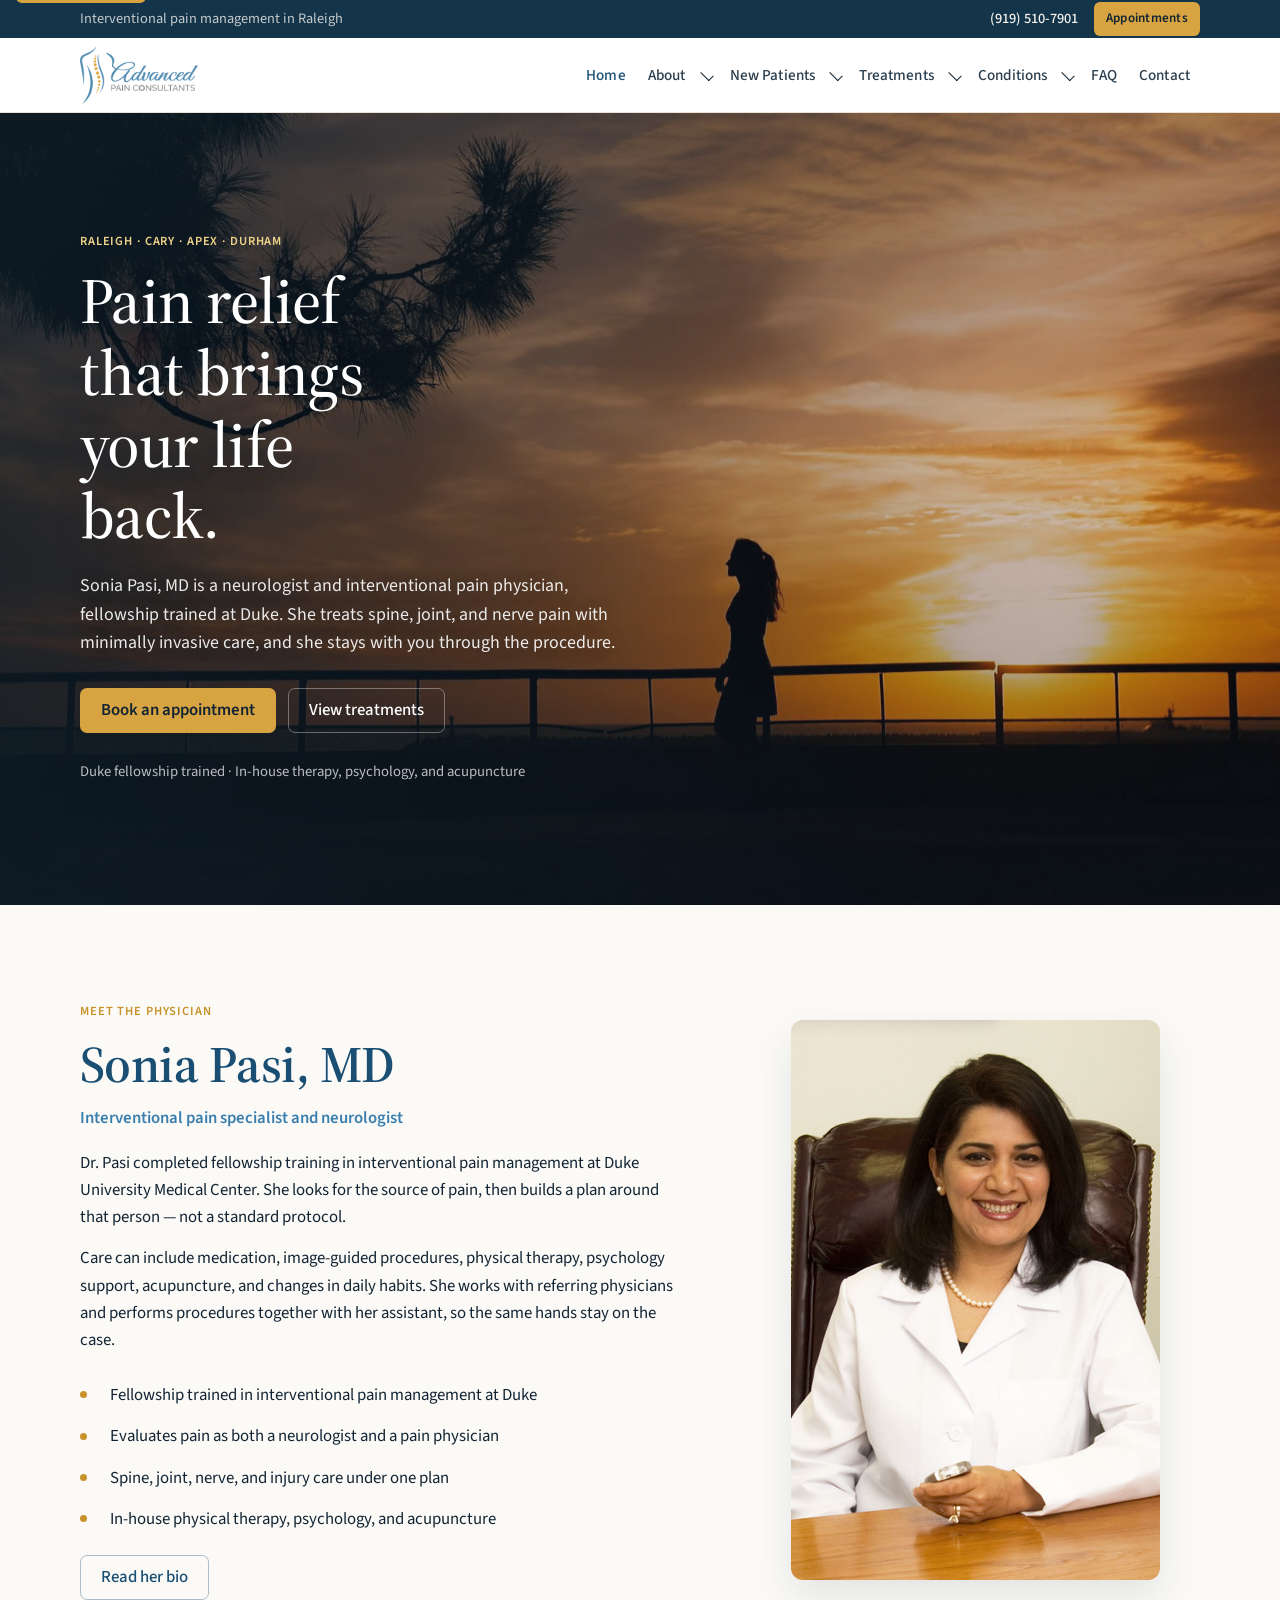
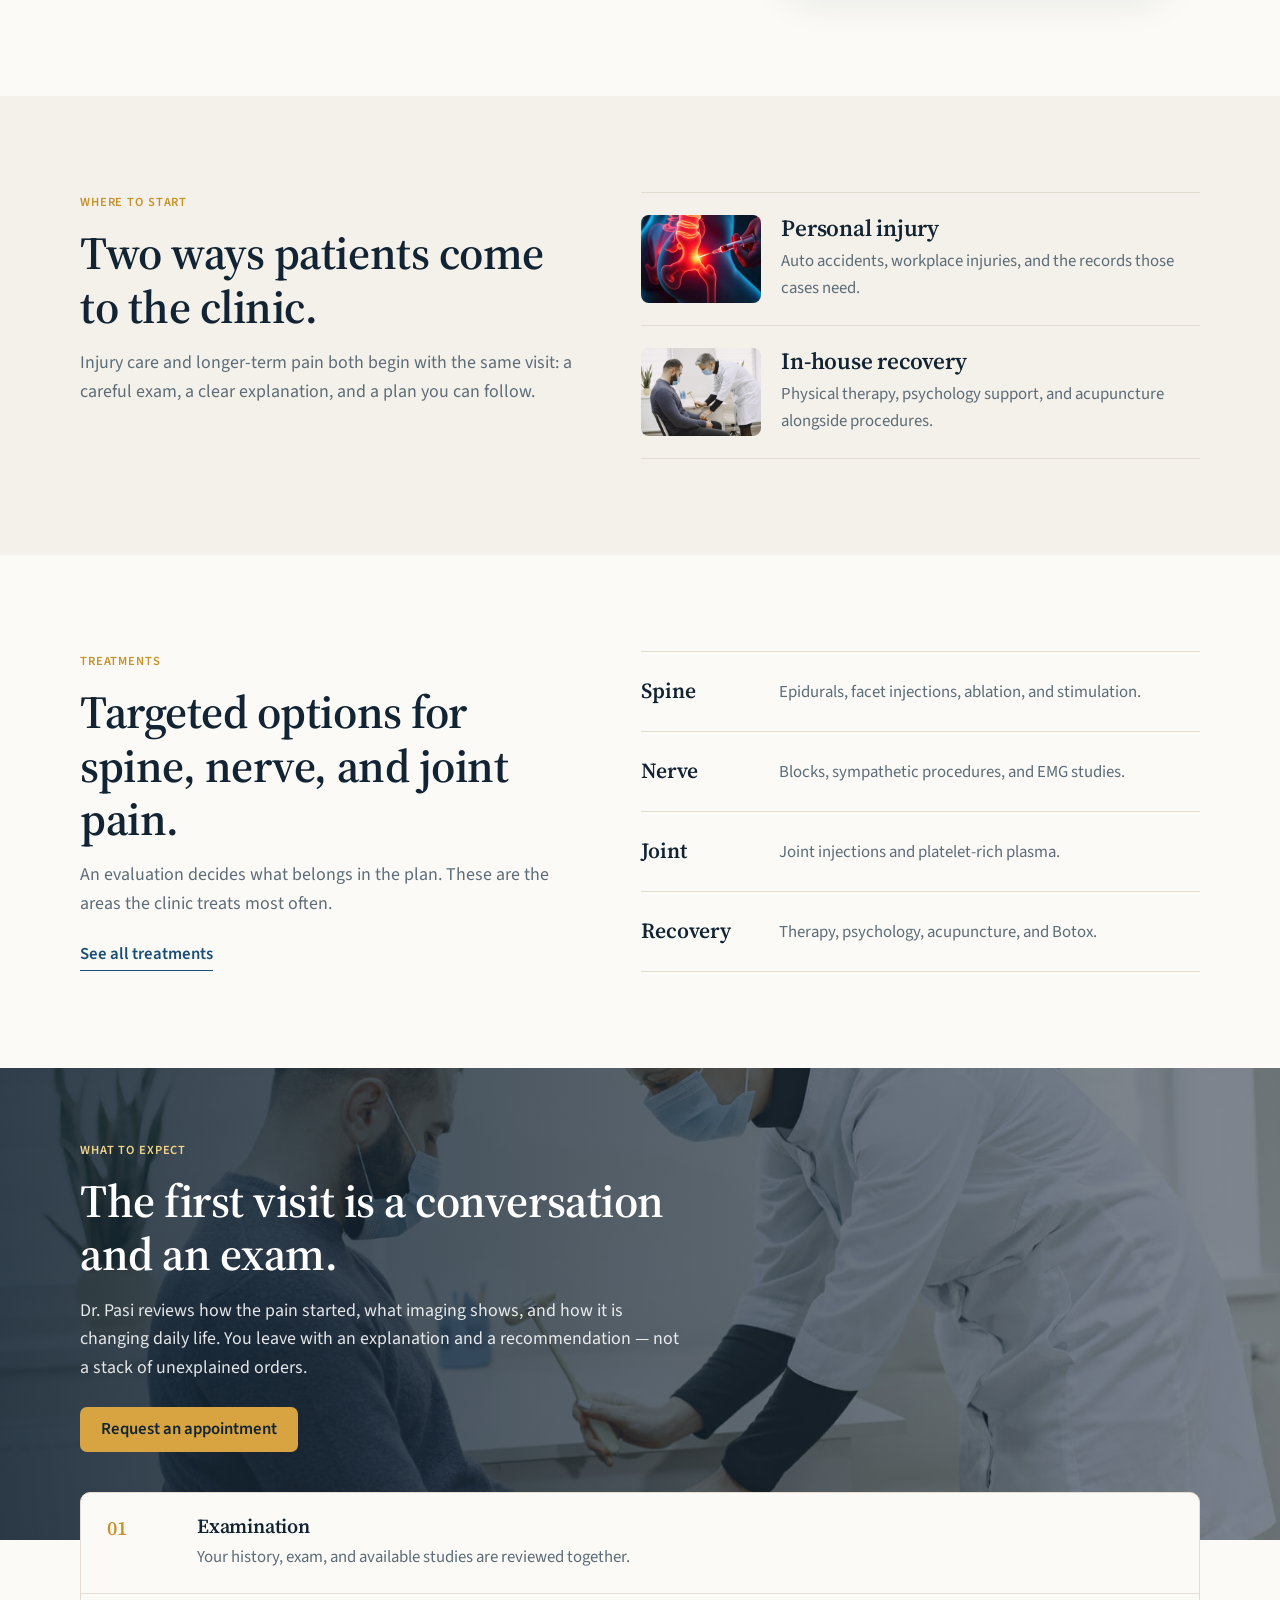
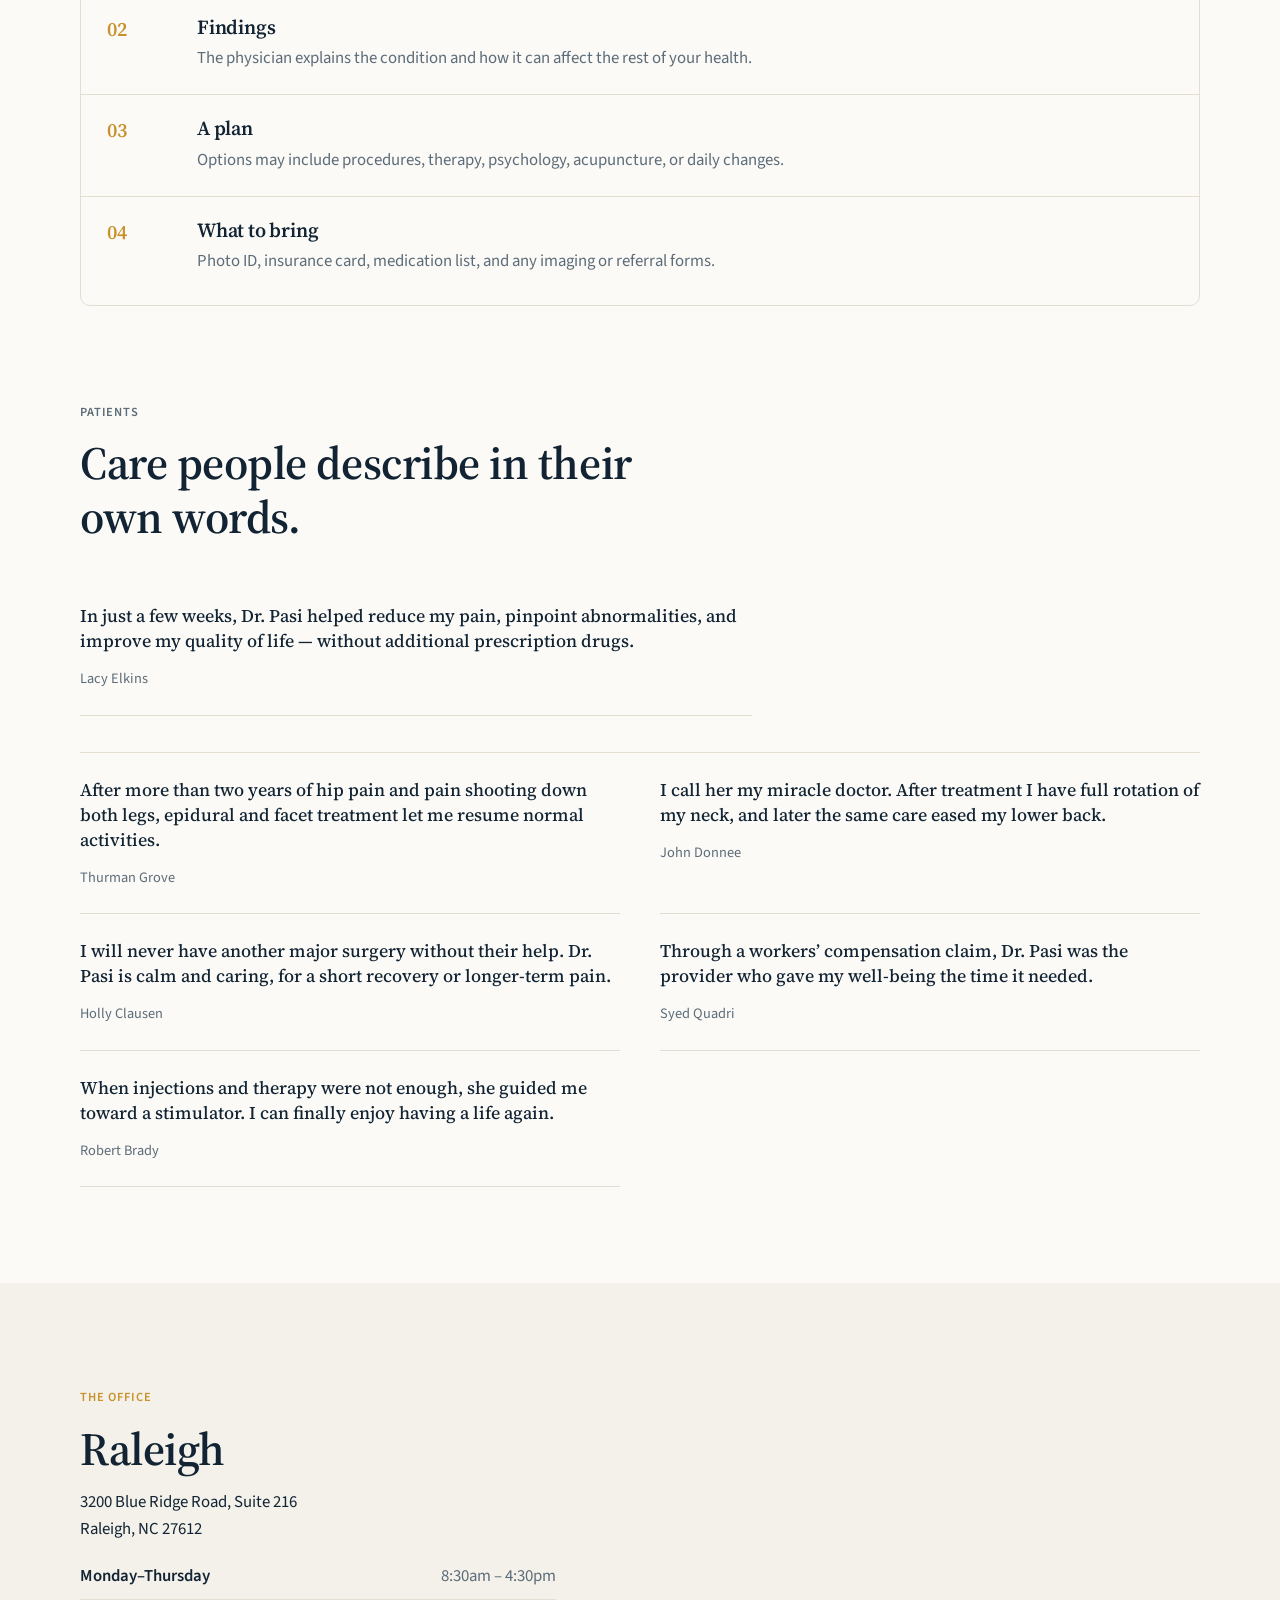
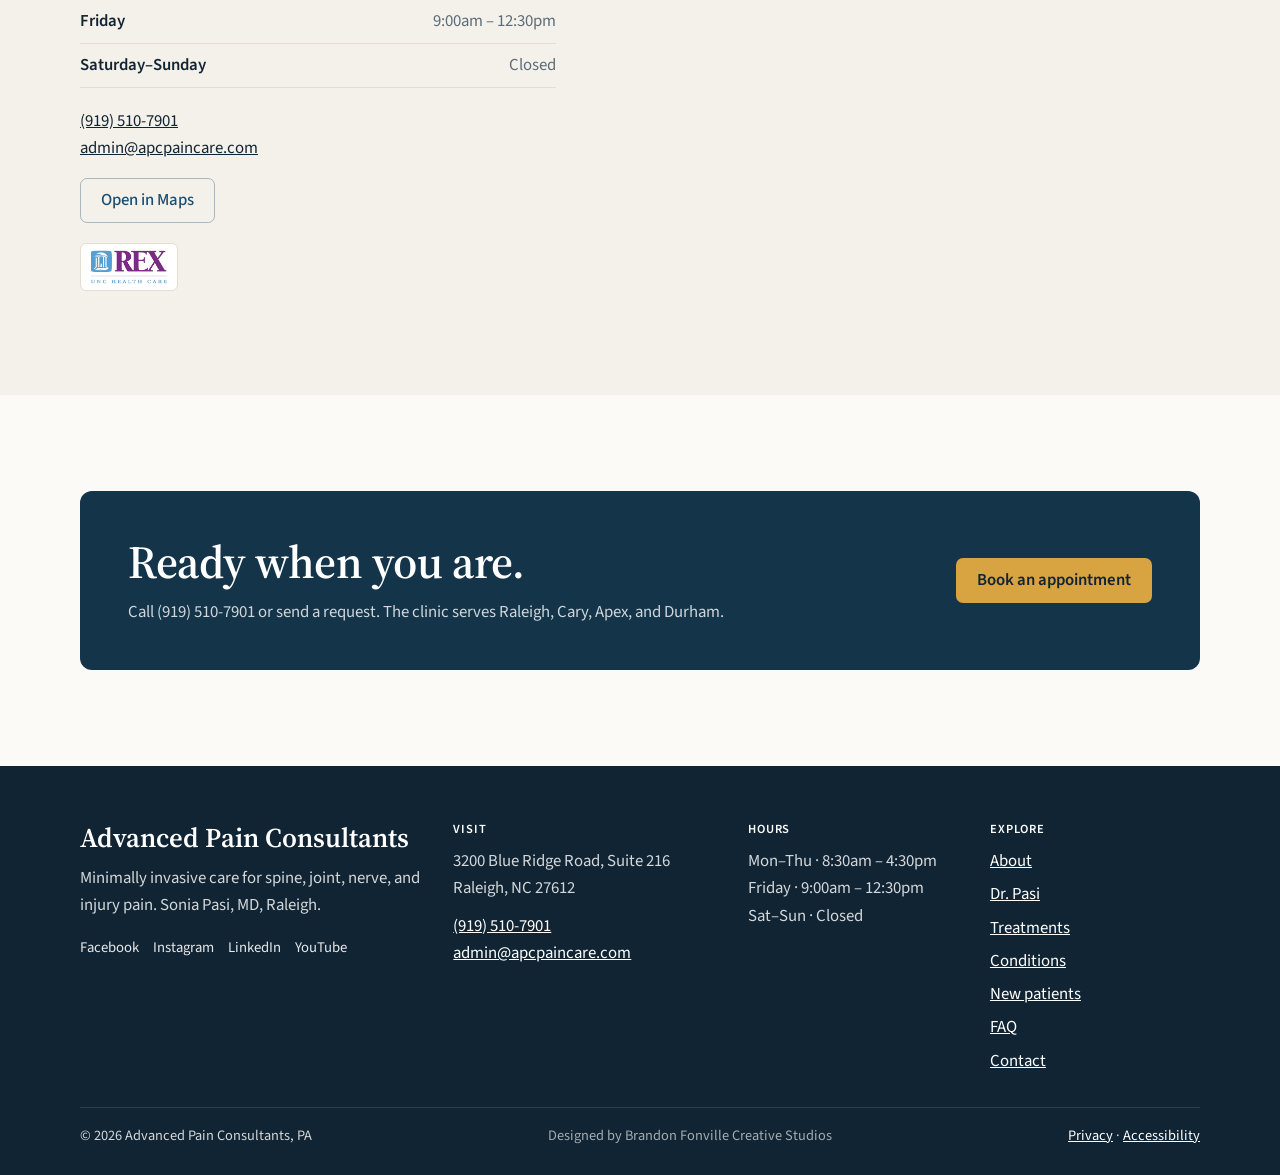
<file: index.html>
<!DOCTYPE html>
<html lang="en">
<head>
  <meta charset="utf-8">
  <meta name="viewport" content="width=device-width, initial-scale=1">
  <title>Advanced Pain Consultants | Pain Management in Raleigh</title>
  <meta name="description" content="Sonia Pasi, MD provides interventional pain management and neurologic care in Raleigh. Minimally invasive treatment for spine, joint, and nerve pain.">
  <meta name="theme-color" content="#14344a">
  <link rel="icon" href="images/favicon.png">
  <link rel="preconnect" href="https://fonts.googleapis.com">
  <link rel="preconnect" href="https://fonts.gstatic.com" crossorigin>
  <link href="https://fonts.googleapis.com/css2?family=Source+Sans+3:wght@400;500;600&family=Source+Serif+4:wght@500;600&display=swap" rel="stylesheet">
  <link rel="stylesheet" href="css/styles.css?v=real-video">
  <script type="application/ld+json">
  {
    "@context": "https://schema.org",
    "@type": "MedicalClinic",
    "name": "Advanced Pain Consultants, PA",
    "telephone": "+1-919-510-7901",
    "email": "admin@apcpaincare.com",
    "url": "https://www.apcpaincare.com/",
    "medicalSpecialty": "PainManagement",
    "address": {
      "@type": "PostalAddress",
      "streetAddress": "3200 Blue Ridge Road, Suite 216",
      "addressLocality": "Raleigh",
      "addressRegion": "NC",
      "postalCode": "27612",
      "addressCountry": "US"
    },
    "openingHoursSpecification": [
      {"@type": "OpeningHoursSpecification", "dayOfWeek": ["Monday", "Tuesday", "Wednesday", "Thursday"], "opens": "08:30", "closes": "16:30"},
      {"@type": "OpeningHoursSpecification", "dayOfWeek": "Friday", "opens": "09:00", "closes": "12:30"}
    ],
    "employee": {"@type": "Physician", "name": "Sonia Pasi, MD"}
  }
  </script>
</head>
<body data-page="home">
  <a class="skip" href="#main">Skip to content</a>
  <header class="site-header">
    <div class="utility">
      <div class="wrap utility-inner">
        <p class="utility-note">Interventional pain management in Raleigh</p>
        <div class="utility-actions">
          <a class="utility-phone" href="tel:+19195107901">(919) 510-7901</a>
          <a class="utility-book" href="contact.html">Appointments</a>
        </div>
      </div>
    </div>
    <div class="nav-wrap">
      <div class="wrap nav-inner">
        <a class="brand" href="index.html"><img src="images/logo.png" alt="Advanced Pain Consultants"></a>
        <button class="nav-toggle" type="button" aria-expanded="false" aria-controls="site-nav"><span></span><span class="sr-only">Menu</span></button>
        <nav id="site-nav" class="nav" aria-label="Primary">
          <a data-nav="home" href="index.html">Home</a>
          <div class="nav-drop">
            <a data-nav="about" href="about.html">About</a>
            <button class="drop-btn" type="button" aria-expanded="false" aria-label="About menu"></button>
            <div class="drop-panel">
              <a href="about.html">Our practice</a>
              <a href="doctor.html">Dr. Sonia Pasi</a>
            </div>
          </div>
          <div class="nav-drop">
            <a data-nav="new" href="new-patients.html">New Patients</a>
            <button class="drop-btn" type="button" aria-expanded="false" aria-label="New patients menu"></button>
            <div class="drop-panel">
              <a href="new-patients.html">First visit</a>
              <a href="new-patients.html#bring">What to bring</a>
              <a href="new-patients.html#coverage">Insurance and payment</a>
              <a href="https://www.apcpaincare.com/patient-forms/">Patient forms</a>
            </div>
          </div>
          <div class="nav-drop">
            <a data-nav="treatments" href="treatments.html">Treatments</a>
            <button class="drop-btn" type="button" aria-expanded="false" aria-label="Treatments menu"></button>
            <div class="drop-panel">
              <a href="treatments.html">All treatments</a>
              <a href="treatments.html#spine">Spine</a>
              <a href="treatments.html#nerve">Nerve</a>
              <a href="treatments.html#joint">Joint and regenerative</a>
              <a href="treatments.html#support">Supportive care</a>
            </div>
          </div>
          <div class="nav-drop align-end">
            <a data-nav="conditions" href="conditions.html">Conditions</a>
            <button class="drop-btn" type="button" aria-expanded="false" aria-label="Conditions menu"></button>
            <div class="drop-panel">
              <a href="conditions.html">All conditions</a>
              <a href="conditions.html#back">Back and neck</a>
              <a href="conditions.html#nerve">Nerve pain</a>
              <a href="conditions.html#joint">Joint and injury</a>
              <a href="conditions.html#complex">Headache and complex pain</a>
            </div>
          </div>
          <a data-nav="faq" href="faq.html">FAQ</a>
          <a data-nav="contact" href="contact.html">Contact</a>
        </nav>
      </div>
    </div>
  </header>

  <main id="main">
    <section class="hero hero-video">
      <div class="hero-media" aria-hidden="true">
        <!-- Hero clip: Mixkit “Backlit woman walking at sunset” (#4629). Source: https://mixkit.co/free-stock-video/backlit-woman-walking-at-sunset-4629/ — Mixkit Stock Video Free License (commercial use, attribution not required). -->
        <video
          class="hero-video-el"
          autoplay
          muted
          loop
          playsinline
          preload="auto"
          poster="images/hero-clinic.jpg"
        >
          <source src="images/hero-clinic.mp4" type="video/mp4">
        </video>
      </div>
      <div class="hero-scrim" aria-hidden="true"></div>
      <div class="hero-copy">
        <p class="eyebrow light">Raleigh · Cary · Apex · Durham</p>
        <h1>Pain relief that brings your life back.</h1>
        <p class="lede">Sonia Pasi, MD is a neurologist and interventional pain physician, fellowship trained at Duke. She treats spine, joint, and nerve pain with minimally invasive care, and she stays with you through the procedure.</p>
        <div class="hero-actions">
          <a class="btn btn-gold" href="contact.html">Book an appointment</a>
          <a class="btn btn-ghost" href="treatments.html">View treatments</a>
        </div>
        <p class="hero-meta">Duke fellowship trained · In-house therapy, psychology, and acupuncture</p>
      </div>
    </section>

    <section class="section" id="physician">
      <div class="wrap doctor">
        <div>
          <p class="eyebrow">Meet the physician</p>
          <h2>Sonia Pasi, MD</h2>
          <p class="role">Interventional pain specialist and neurologist</p>
          <div class="prose">
            <p>Dr. Pasi completed fellowship training in interventional pain management at Duke University Medical Center. She looks for the source of pain, then builds a plan around that person — not a standard protocol.</p>
            <p>Care can include medication, image-guided procedures, physical therapy, psychology support, acupuncture, and changes in daily habits. She works with referring physicians and performs procedures together with her assistant, so the same hands stay on the case.</p>
          </div>
          <ul class="checks">
            <li>Fellowship trained in interventional pain management at Duke</li>
            <li>Evaluates pain as both a neurologist and a pain physician</li>
            <li>Spine, joint, nerve, and injury care under one plan</li>
            <li>In-house physical therapy, psychology, and acupuncture</li>
          </ul>
          <p style="margin-top:22px"><a class="btn btn-dark" href="doctor.html">Read her bio</a></p>
        </div>
        <figure class="portrait">
          <img src="images/dr-sonia-pasi.jpg" alt="Sonia Pasi, MD">
        </figure>
      </div>
    </section>

    <section class="section cream">
      <div class="wrap entry-split">
        <div class="entry-intro">
          <p class="eyebrow">Where to start</p>
          <h2>Two ways patients come to the clinic.</h2>
          <p class="lede">Injury care and longer-term pain both begin with the same visit: a careful exam, a clear explanation, and a plan you can follow.</p>
        </div>
        <div class="entry-list">
          <a class="entry-row" href="treatments.html#support">
            <img src="images/joint.jpg" alt="">
            <div>
              <h3>Personal injury</h3>
              <p>Auto accidents, workplace injuries, and the records those cases need.</p>
            </div>
          </a>
          <a class="entry-row" href="new-patients.html">
            <img src="images/consult.jpg" alt="">
            <div>
              <h3>In-house recovery</h3>
              <p>Physical therapy, psychology support, and acupuncture alongside procedures.</p>
            </div>
          </a>
        </div>
      </div>
    </section>

    <section class="section">
      <div class="wrap treatment-board">
        <div class="treatment-board-copy">
          <p class="eyebrow">Treatments</p>
          <h2>Targeted options for spine, nerve, and joint pain.</h2>
          <p class="lede">An evaluation decides what belongs in the plan. These are the areas the clinic treats most often.</p>
          <a class="text-link" href="treatments.html">See all treatments</a>
        </div>
        <div class="treatment-list">
          <a href="treatments.html#spine">
            <span class="t-name">Spine</span>
            <span class="t-desc">Epidurals, facet injections, ablation, and stimulation.</span>
          </a>
          <a href="treatments.html#nerve">
            <span class="t-name">Nerve</span>
            <span class="t-desc">Blocks, sympathetic procedures, and EMG studies.</span>
          </a>
          <a href="treatments.html#joint">
            <span class="t-name">Joint</span>
            <span class="t-desc">Joint injections and platelet-rich plasma.</span>
          </a>
          <a href="treatments.html#support">
            <span class="t-name">Recovery</span>
            <span class="t-desc">Therapy, psychology, acupuncture, and Botox.</span>
          </a>
        </div>
      </div>
    </section>

    <section class="expect">
      <div class="expect-banner">
        <img src="images/consult.jpg" alt="">
        <div class="wrap">
          <p class="eyebrow light">What to expect</p>
          <h2>The first visit is a conversation and an exam.</h2>
          <p class="lede">Dr. Pasi reviews how the pain started, what imaging shows, and how it is changing daily life. You leave with an explanation and a recommendation — not a stack of unexplained orders.</p>
          <a class="btn btn-gold" href="contact.html">Request an appointment</a>
        </div>
      </div>
      <div class="wrap step-rail">
        <article class="step"><em>01</em><div><h3>Examination</h3><p>Your history, exam, and available studies are reviewed together.</p></div></article>
        <article class="step"><em>02</em><div><h3>Findings</h3><p>The physician explains the condition and how it can affect the rest of your health.</p></div></article>
        <article class="step"><em>03</em><div><h3>A plan</h3><p>Options may include procedures, therapy, psychology, acupuncture, or daily changes.</p></div></article>
        <article class="step"><em>04</em><div><h3>What to bring</h3><p>Photo ID, insurance card, medication list, and any imaging or referral forms.</p></div></article>
      </div>
    </section>

    <section class="section">
      <div class="wrap">
        <div class="section-head stack-head">
          <p class="eyebrow">Patients</p>
          <h2>Care people describe in their own words.</h2>
        </div>
        <div class="quotes">
          <article class="quote quote-lead">
            <q>In just a few weeks, Dr. Pasi helped reduce my pain, pinpoint abnormalities, and improve my quality of life — without additional prescription drugs.</q>
            <footer>Lacy Elkins</footer>
          </article>
          <div class="quote-grid">
            <article class="quote">
              <q>After more than two years of hip pain and pain shooting down both legs, epidural and facet treatment let me resume normal activities.</q>
              <footer>Thurman Grove</footer>
            </article>
            <article class="quote">
              <q>I call her my miracle doctor. After treatment I have full rotation of my neck, and later the same care eased my lower back.</q>
              <footer>John Donnee</footer>
            </article>
            <article class="quote">
              <q>I will never have another major surgery without their help. Dr. Pasi is calm and caring, for a short recovery or longer-term pain.</q>
              <footer>Holly Clausen</footer>
            </article>
            <article class="quote">
              <q>Through a workers’ compensation claim, Dr. Pasi was the provider who gave my well-being the time it needed.</q>
              <footer>Syed Quadri</footer>
            </article>
            <article class="quote">
              <q>When injections and therapy were not enough, she guided me toward a stimulator. I can finally enjoy having a life again.</q>
              <footer>Robert Brady</footer>
            </article>
          </div>
        </div>
      </div>
    </section>

    <section class="section cream" id="visit">
      <div class="wrap visit">
        <div class="visit-copy">
          <p class="eyebrow">The office</p>
          <h2>Raleigh</h2>
          <p class="visit-address">3200 Blue Ridge Road, Suite 216<br>Raleigh, NC 27612</p>
          <dl class="hours">
            <div><dt>Monday–Thursday</dt><dd>8:30am – 4:30pm</dd></div>
            <div><dt>Friday</dt><dd>9:00am – 12:30pm</dd></div>
            <div><dt>Saturday–Sunday</dt><dd>Closed</dd></div>
          </dl>
          <p><a href="tel:+19195107901">(919) 510-7901</a><br><a href="mailto:admin@apcpaincare.com">admin@apcpaincare.com</a></p>
          <p style="margin-top:16px"><a class="btn btn-dark" href="https://maps.app.goo.gl/TPKiqoxu8kuKj24b6">Open in Maps</a></p>
          <div class="logos" aria-label="Hospital affiliation">
            <img src="images/unc-rex.jpg" alt="UNC Rex Healthcare">
          </div>
        </div>
        <iframe class="map" title="Map of Advanced Pain Consultants at 3200 Blue Ridge Road, Raleigh" src="https://maps.google.com/maps?q=3200%20Blue%20Ridge%20Road%20Suite%20216%20Raleigh%20NC%2027612&z=15&output=embed"></iframe>
      </div>
    </section>

    <section class="section">
      <div class="wrap">
        <div class="cta">
          <div>
            <h2>Ready when you are.</h2>
            <p>Call (919) 510-7901 or send a request. The clinic serves Raleigh, Cary, Apex, and Durham.</p>
          </div>
          <a class="btn btn-gold" href="contact.html">Book an appointment</a>
        </div>
      </div>
    </section>
  </main>

  <footer class="site-footer">
    <div class="wrap footer-grid">
      <div>
        <p class="footer-name">Advanced Pain Consultants</p>
        <p>Minimally invasive care for spine, joint, nerve, and injury pain. Sonia Pasi, MD, Raleigh.</p>
        <div class="socials">
          <a href="https://www.facebook.com/advancedpainconsultants/">Facebook</a>
          <a href="https://www.instagram.com/advancedpainconsultants/">Instagram</a>
          <a href="https://www.linkedin.com/company/advanced-pain-consultants/">LinkedIn</a>
          <a href="https://www.youtube.com/@advancedpainconsultants5093">YouTube</a>
        </div>
      </div>
      <div>
        <h2>Visit</h2>
        <address>3200 Blue Ridge Road, Suite 216<br>Raleigh, NC 27612</address>
        <p style="margin-top:10px"><a href="tel:+19195107901">(919) 510-7901</a><br><a href="mailto:admin@apcpaincare.com">admin@apcpaincare.com</a></p>
      </div>
      <div>
        <h2>Hours</h2>
        <p>Mon–Thu · 8:30am – 4:30pm<br>Friday · 9:00am – 12:30pm<br>Sat–Sun · Closed</p>
      </div>
      <div>
        <h2>Explore</h2>
        <ul>
          <li><a href="about.html">About</a></li>
          <li><a href="doctor.html">Dr. Pasi</a></li>
          <li><a href="treatments.html">Treatments</a></li>
          <li><a href="conditions.html">Conditions</a></li>
          <li><a href="new-patients.html">New patients</a></li>
          <li><a href="faq.html">FAQ</a></li>
          <li><a href="contact.html">Contact</a></li>
        </ul>
      </div>
    </div>
    <div class="wrap footer-base">
      <p>© 2026 Advanced Pain Consultants, PA</p>
      <p class="credit">Designed by Brandon Fonville Creative Studios</p>
      <p><a href="https://www.apcpaincare.com/privacy-policy/">Privacy</a> · <a href="https://www.apcpaincare.com/accessibility/">Accessibility</a></p>
    </div>
  </footer>
  <div class="dock">
    <a href="tel:+19195107901">Call</a>
    <a href="contact.html">Book</a>
  </div>
  <script src="js/site.js"></script>
</body>
</html>
</file>
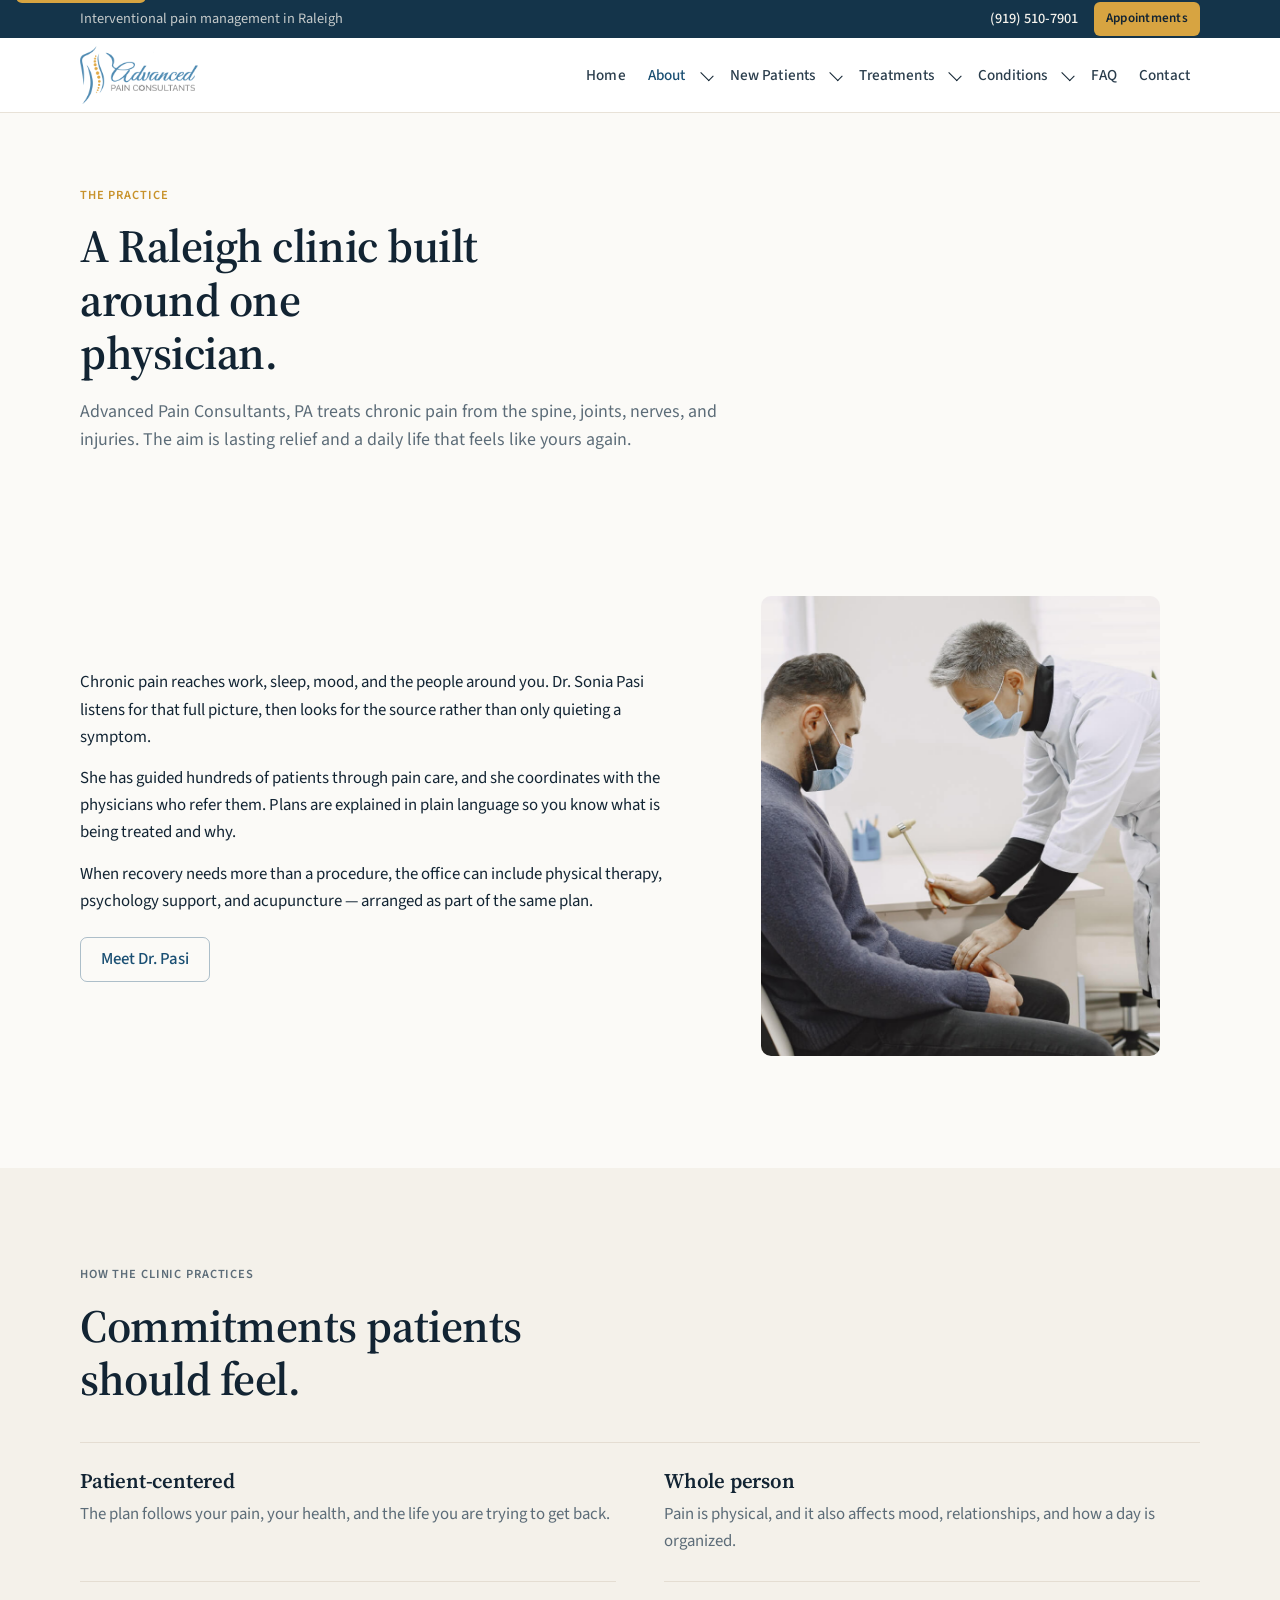
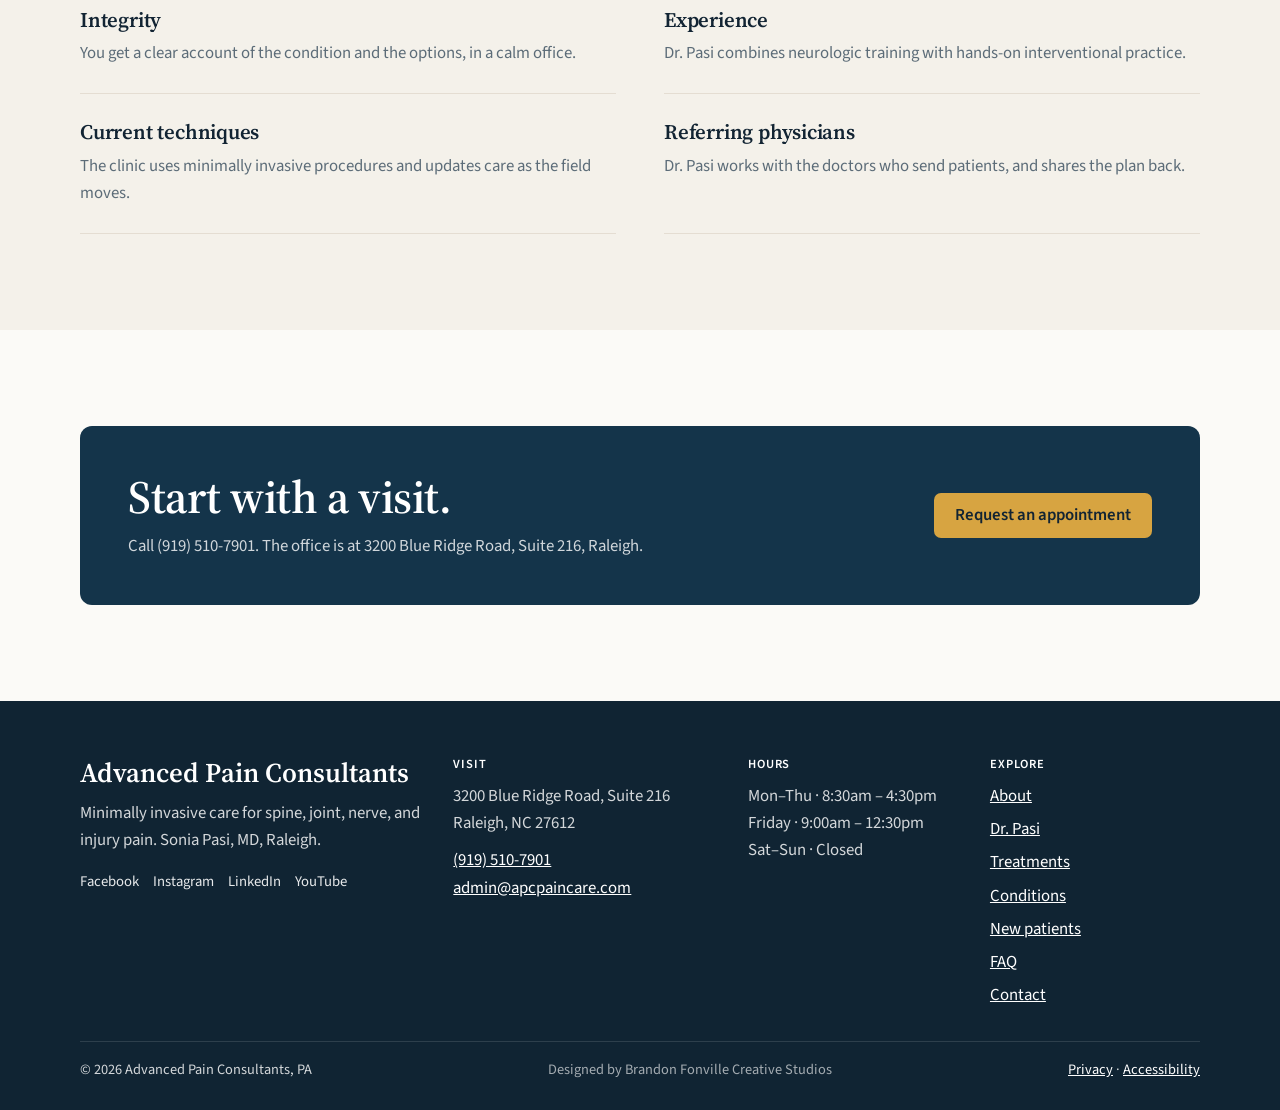
<file: about.html>
<!DOCTYPE html>
<html lang="en">
<head>
  <meta charset="utf-8">
  <meta name="viewport" content="width=device-width, initial-scale=1">
  <title>About the Practice | Advanced Pain Consultants</title>
  <meta name="description" content="Advanced Pain Consultants, PA is a Raleigh pain clinic led by Sonia Pasi, MD. Care looks for the cause of pain and supports recovery in the office.">
  <meta name="theme-color" content="#14344a">
  <link rel="icon" href="images/favicon.png">
  <link rel="preconnect" href="https://fonts.googleapis.com">
  <link rel="preconnect" href="https://fonts.gstatic.com" crossorigin>
  <link href="https://fonts.googleapis.com/css2?family=Source+Sans+3:wght@400;500;600&family=Source+Serif+4:wght@500;600&display=swap" rel="stylesheet">
  <link rel="stylesheet" href="css/styles.css?v=real-video">
</head>
<body data-page="about">
  <a class="skip" href="#main">Skip to content</a>
  <header class="site-header">
    <div class="utility">
      <div class="wrap utility-inner">
        <p class="utility-note">Interventional pain management in Raleigh</p>
        <div class="utility-actions">
          <a class="utility-phone" href="tel:+19195107901">(919) 510-7901</a>
          <a class="utility-book" href="contact.html">Appointments</a>
        </div>
      </div>
    </div>
    <div class="nav-wrap">
      <div class="wrap nav-inner">
        <a class="brand" href="index.html"><img src="images/logo.png" alt="Advanced Pain Consultants"></a>
        <button class="nav-toggle" type="button" aria-expanded="false" aria-controls="site-nav"><span></span><span class="sr-only">Menu</span></button>
        <nav id="site-nav" class="nav" aria-label="Primary">
          <a data-nav="home" href="index.html">Home</a>
          <div class="nav-drop">
            <a data-nav="about" href="about.html">About</a>
            <button class="drop-btn" type="button" aria-expanded="false" aria-label="About menu"></button>
            <div class="drop-panel">
              <a href="about.html">Our practice</a>
              <a href="doctor.html">Dr. Sonia Pasi</a>
            </div>
          </div>
          <div class="nav-drop">
            <a data-nav="new" href="new-patients.html">New Patients</a>
            <button class="drop-btn" type="button" aria-expanded="false" aria-label="New patients menu"></button>
            <div class="drop-panel">
              <a href="new-patients.html">First visit</a>
              <a href="new-patients.html#bring">What to bring</a>
              <a href="new-patients.html#coverage">Insurance and payment</a>
              <a href="https://www.apcpaincare.com/patient-forms/">Patient forms</a>
            </div>
          </div>
          <div class="nav-drop">
            <a data-nav="treatments" href="treatments.html">Treatments</a>
            <button class="drop-btn" type="button" aria-expanded="false" aria-label="Treatments menu"></button>
            <div class="drop-panel">
              <a href="treatments.html">All treatments</a>
              <a href="treatments.html#spine">Spine</a>
              <a href="treatments.html#nerve">Nerve</a>
              <a href="treatments.html#joint">Joint and regenerative</a>
              <a href="treatments.html#support">Supportive care</a>
            </div>
          </div>
          <div class="nav-drop align-end">
            <a data-nav="conditions" href="conditions.html">Conditions</a>
            <button class="drop-btn" type="button" aria-expanded="false" aria-label="Conditions menu"></button>
            <div class="drop-panel">
              <a href="conditions.html">All conditions</a>
              <a href="conditions.html#back">Back and neck</a>
              <a href="conditions.html#nerve">Nerve pain</a>
              <a href="conditions.html#joint">Joint and injury</a>
              <a href="conditions.html#complex">Headache and complex pain</a>
            </div>
          </div>
          <a data-nav="faq" href="faq.html">FAQ</a>
          <a data-nav="contact" href="contact.html">Contact</a>
        </nav>
      </div>
    </div>
  </header>
  <main id="main">

    <section class="page-hero">
      <div class="wrap">
        <p class="eyebrow">The practice</p>
        <h1>A Raleigh clinic built around one physician.</h1>
        <p class="lede">Advanced Pain Consultants, PA treats chronic pain from the spine, joints, nerves, and injuries. The aim is lasting relief and a daily life that feels like yours again.</p>
      </div>
    </section>
    <section class="section">
      <div class="wrap split">
        <div>
          <p>Chronic pain reaches work, sleep, mood, and the people around you. Dr. Sonia Pasi listens for that full picture, then looks for the source rather than only quieting a symptom.</p>
          <p style="margin-top:14px">She has guided hundreds of patients through pain care, and she coordinates with the physicians who refer them. Plans are explained in plain language so you know what is being treated and why.</p>
          <p style="margin-top:14px">When recovery needs more than a procedure, the office can include physical therapy, psychology support, and acupuncture — arranged as part of the same plan.</p>
          <p style="margin-top:22px"><a class="btn btn-dark" href="doctor.html">Meet Dr. Pasi</a></p>
        </div>
        <figure class="frame">
          <img src="images/consult.jpg" alt="Clinical examination at a pain and neurology visit">
        </figure>
      </div>
    </section>
    <section class="section cream">
      <div class="wrap">
        <div class="section-head stack-head">
          <p class="eyebrow">How the clinic practices</p>
          <h2>Commitments patients should feel.</h2>
        </div>
        <div class="values">
          <article class="value"><h3>Patient-centered</h3><p>The plan follows your pain, your health, and the life you are trying to get back.</p></article>
          <article class="value"><h3>Whole person</h3><p>Pain is physical, and it also affects mood, relationships, and how a day is organized.</p></article>
          <article class="value"><h3>Integrity</h3><p>You get a clear account of the condition and the options, in a calm office.</p></article>
          <article class="value"><h3>Experience</h3><p>Dr. Pasi combines neurologic training with hands-on interventional practice.</p></article>
          <article class="value"><h3>Current techniques</h3><p>The clinic uses minimally invasive procedures and updates care as the field moves.</p></article>
          <article class="value"><h3>Referring physicians</h3><p>Dr. Pasi works with the doctors who send patients, and shares the plan back.</p></article>
        </div>
      </div>
    </section>
    <section class="section">
      <div class="wrap">
        <div class="cta">
          <div>
            <h2>Start with a visit.</h2>
            <p>Call (919) 510-7901. The office is at 3200 Blue Ridge Road, Suite 216, Raleigh.</p>
          </div>
          <a class="btn btn-gold" href="contact.html">Request an appointment</a>
        </div>
      </div>
    </section>

  </main>
  <footer class="site-footer">
    <div class="wrap footer-grid">
      <div>
        <p class="footer-name">Advanced Pain Consultants</p>
        <p>Minimally invasive care for spine, joint, nerve, and injury pain. Sonia Pasi, MD, Raleigh.</p>
        <div class="socials">
          <a href="https://www.facebook.com/advancedpainconsultants/">Facebook</a>
          <a href="https://www.instagram.com/advancedpainconsultants/">Instagram</a>
          <a href="https://www.linkedin.com/company/advanced-pain-consultants/">LinkedIn</a>
          <a href="https://www.youtube.com/@advancedpainconsultants5093">YouTube</a>
        </div>
      </div>
      <div>
        <h2>Visit</h2>
        <address>3200 Blue Ridge Road, Suite 216<br>Raleigh, NC 27612</address>
        <p style="margin-top:10px"><a href="tel:+19195107901">(919) 510-7901</a><br><a href="mailto:admin@apcpaincare.com">admin@apcpaincare.com</a></p>
      </div>
      <div>
        <h2>Hours</h2>
        <p>Mon–Thu · 8:30am – 4:30pm<br>Friday · 9:00am – 12:30pm<br>Sat–Sun · Closed</p>
      </div>
      <div>
        <h2>Explore</h2>
        <ul>
          <li><a href="about.html">About</a></li>
          <li><a href="doctor.html">Dr. Pasi</a></li>
          <li><a href="treatments.html">Treatments</a></li>
          <li><a href="conditions.html">Conditions</a></li>
          <li><a href="new-patients.html">New patients</a></li>
          <li><a href="faq.html">FAQ</a></li>
          <li><a href="contact.html">Contact</a></li>
        </ul>
      </div>
    </div>
    <div class="wrap footer-base">
      <p>© 2026 Advanced Pain Consultants, PA</p>
      <p class="credit">Designed by Brandon Fonville Creative Studios</p>
      <p><a href="https://www.apcpaincare.com/privacy-policy/">Privacy</a> · <a href="https://www.apcpaincare.com/accessibility/">Accessibility</a></p>
    </div>
  </footer>
  <div class="dock">
    <a href="tel:+19195107901">Call</a>
    <a href="contact.html">Book</a>
  </div>
  <script src="js/site.js"></script>
</body>
</html>
</file>
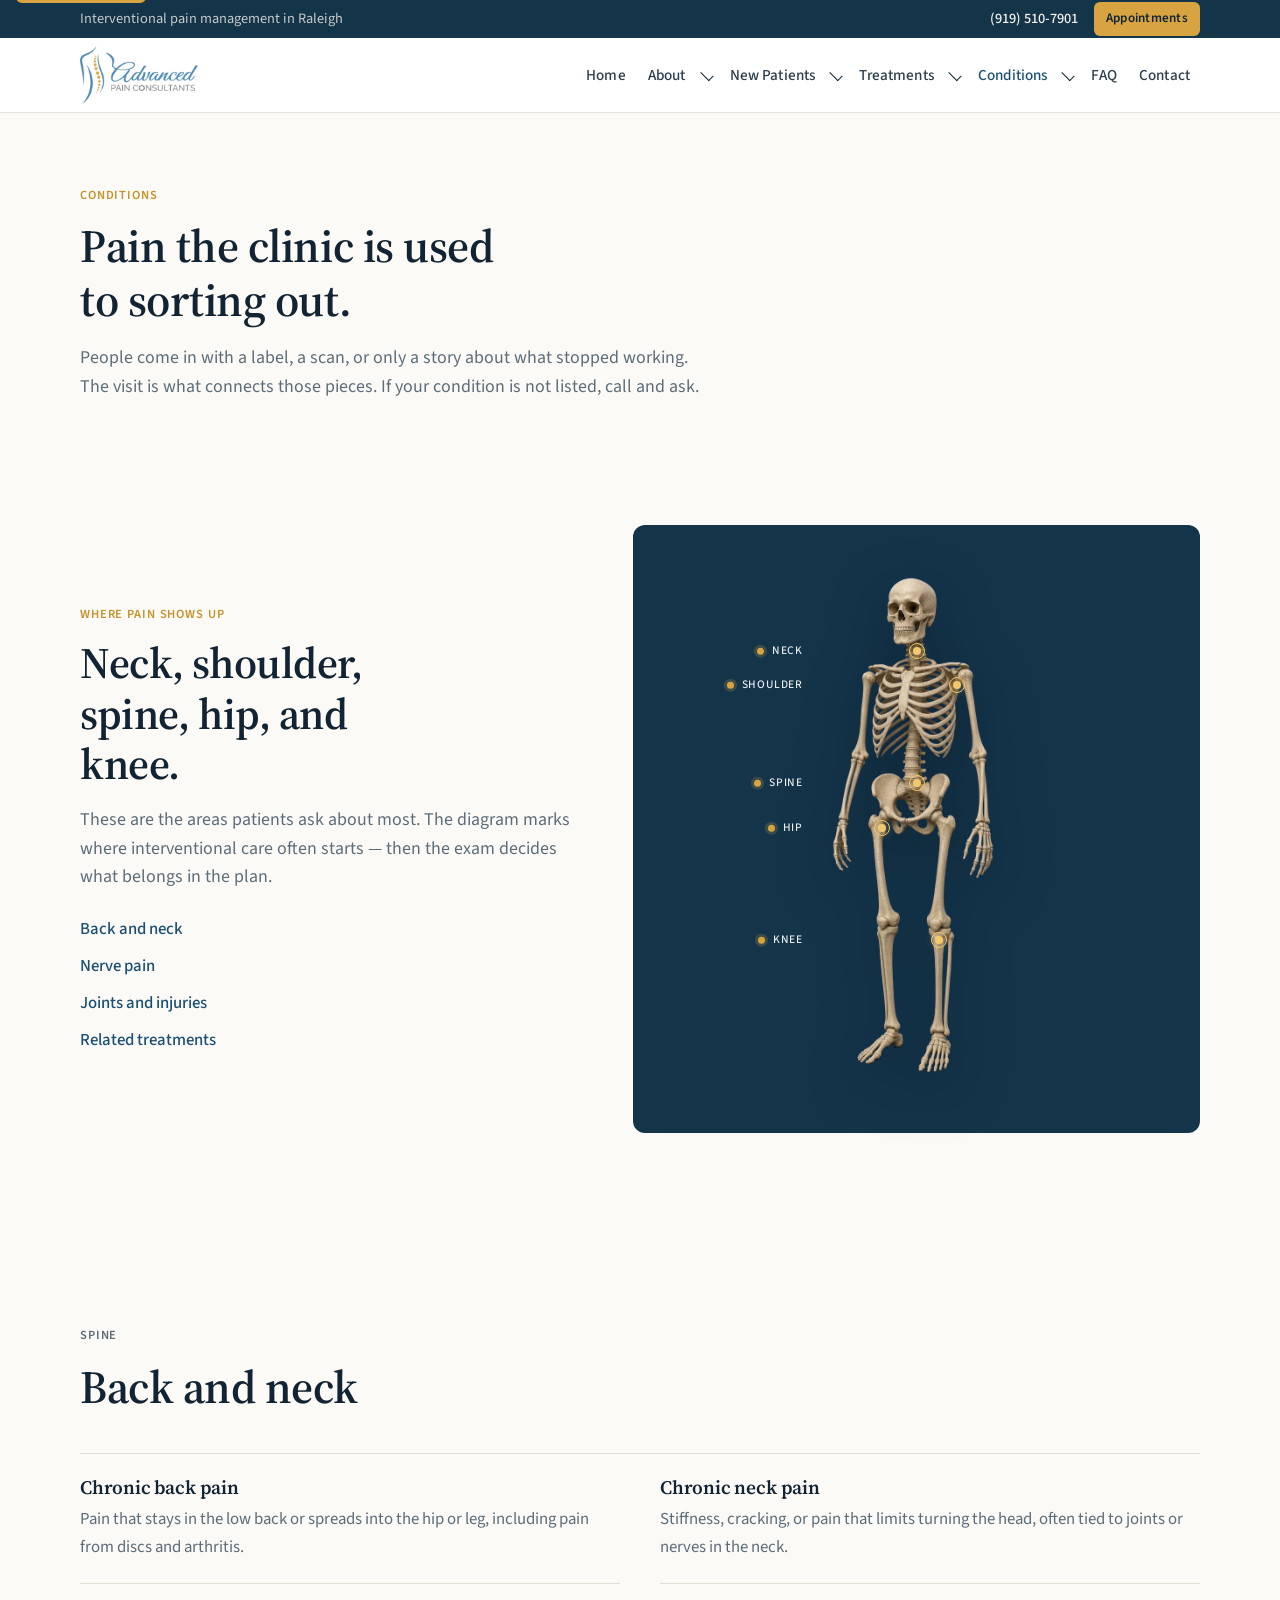
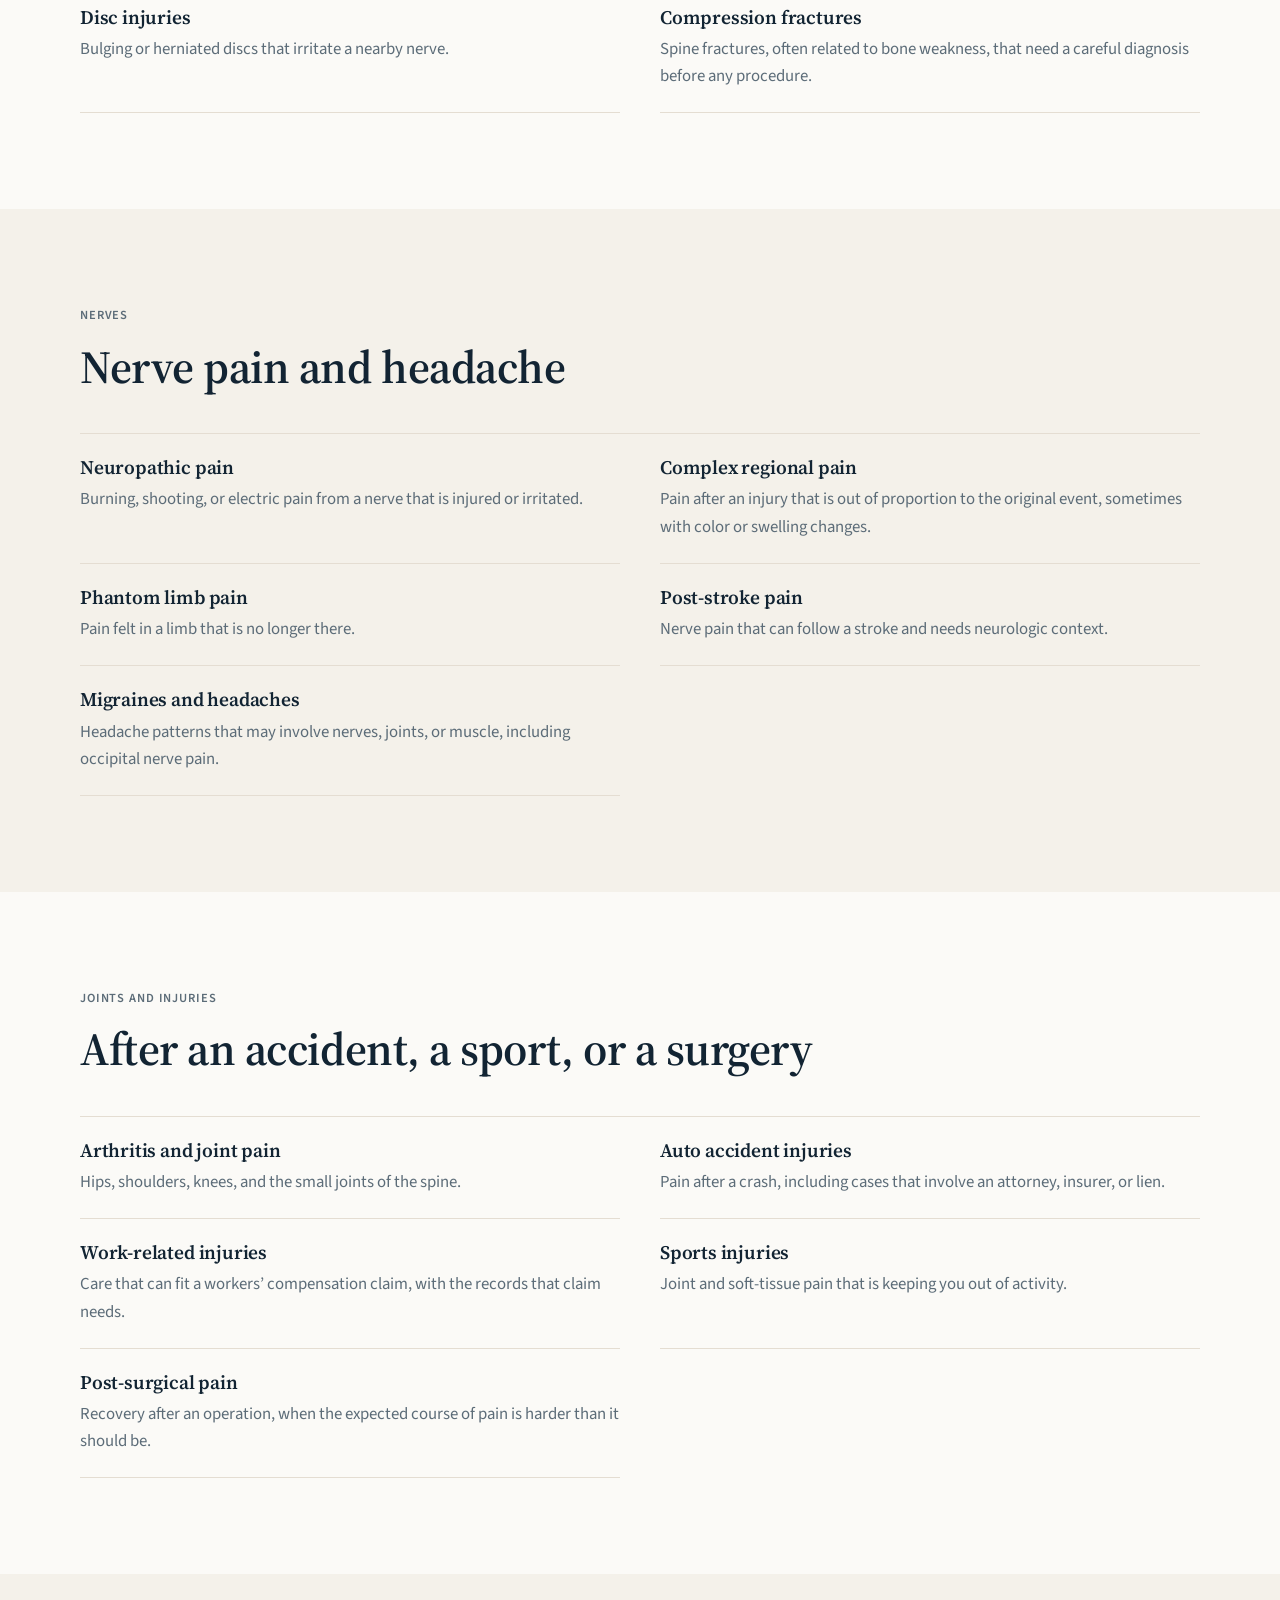
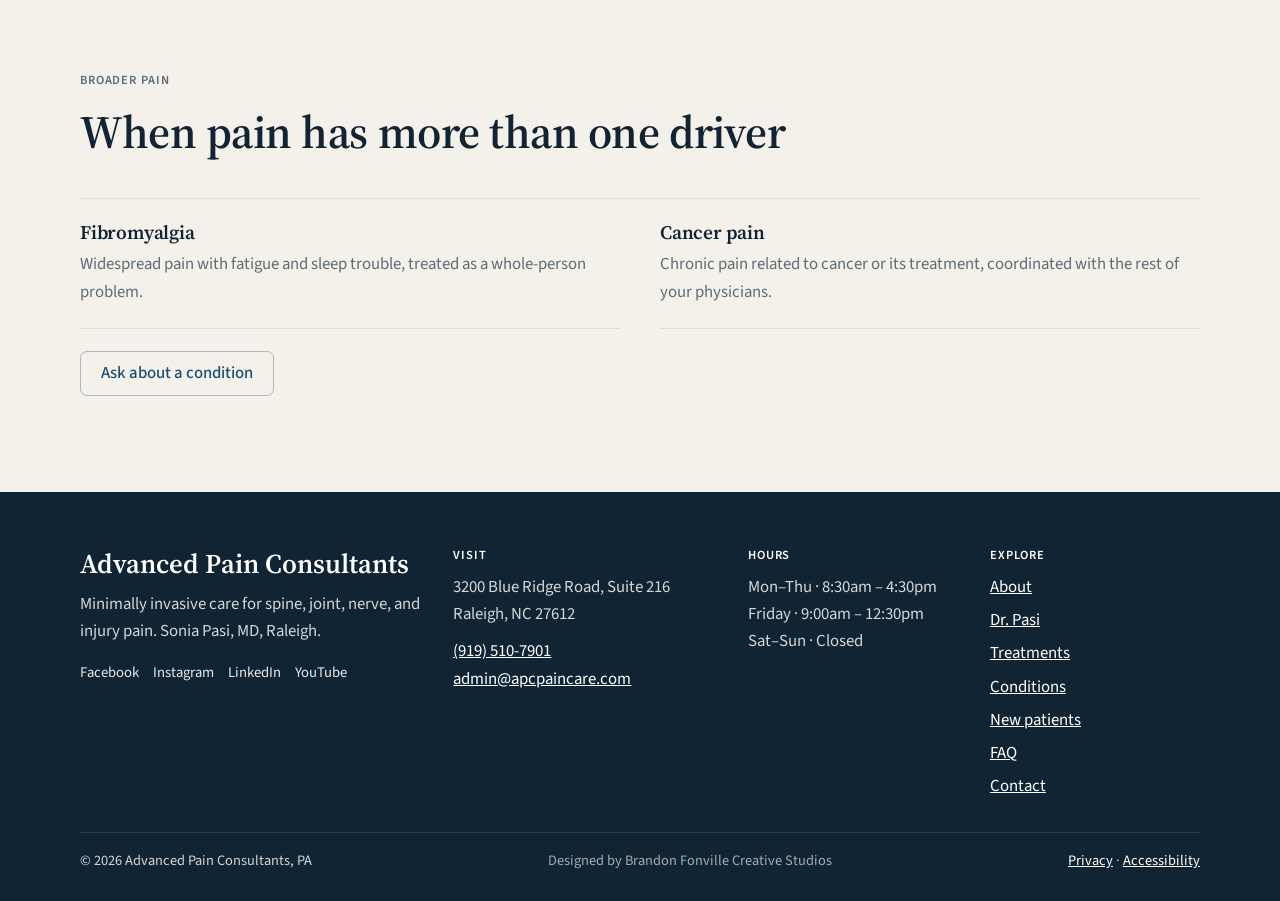
<file: conditions.html>
<!DOCTYPE html>
<html lang="en">
<head>
  <meta charset="utf-8">
  <meta name="viewport" content="width=device-width, initial-scale=1">
  <title>Conditions We Treat | Advanced Pain Consultants</title>
  <meta name="description" content="Pain conditions evaluated at Advanced Pain Consultants in Raleigh, including back and neck pain, neuropathy, arthritis, injuries, headaches, and complex regional pain.">
  <meta name="theme-color" content="#14344a">
  <link rel="icon" href="images/favicon.png">
  <link rel="preconnect" href="https://fonts.googleapis.com">
  <link rel="preconnect" href="https://fonts.gstatic.com" crossorigin>
  <link href="https://fonts.googleapis.com/css2?family=Source+Sans+3:wght@400;500;600&family=Source+Serif+4:wght@500;600&display=swap" rel="stylesheet">
  <link rel="stylesheet" href="css/styles.css?v=real-video">
</head>
<body data-page="conditions">
  <a class="skip" href="#main">Skip to content</a>
  <header class="site-header">
    <div class="utility">
      <div class="wrap utility-inner">
        <p class="utility-note">Interventional pain management in Raleigh</p>
        <div class="utility-actions">
          <a class="utility-phone" href="tel:+19195107901">(919) 510-7901</a>
          <a class="utility-book" href="contact.html">Appointments</a>
        </div>
      </div>
    </div>
    <div class="nav-wrap">
      <div class="wrap nav-inner">
        <a class="brand" href="index.html"><img src="images/logo.png" alt="Advanced Pain Consultants"></a>
        <button class="nav-toggle" type="button" aria-expanded="false" aria-controls="site-nav"><span></span><span class="sr-only">Menu</span></button>
        <nav id="site-nav" class="nav" aria-label="Primary">
          <a data-nav="home" href="index.html">Home</a>
          <div class="nav-drop">
            <a data-nav="about" href="about.html">About</a>
            <button class="drop-btn" type="button" aria-expanded="false" aria-label="About menu"></button>
            <div class="drop-panel">
              <a href="about.html">Our practice</a>
              <a href="doctor.html">Dr. Sonia Pasi</a>
            </div>
          </div>
          <div class="nav-drop">
            <a data-nav="new" href="new-patients.html">New Patients</a>
            <button class="drop-btn" type="button" aria-expanded="false" aria-label="New patients menu"></button>
            <div class="drop-panel">
              <a href="new-patients.html">First visit</a>
              <a href="new-patients.html#bring">What to bring</a>
              <a href="new-patients.html#coverage">Insurance and payment</a>
              <a href="https://www.apcpaincare.com/patient-forms/">Patient forms</a>
            </div>
          </div>
          <div class="nav-drop">
            <a data-nav="treatments" href="treatments.html">Treatments</a>
            <button class="drop-btn" type="button" aria-expanded="false" aria-label="Treatments menu"></button>
            <div class="drop-panel">
              <a href="treatments.html">All treatments</a>
              <a href="treatments.html#spine">Spine</a>
              <a href="treatments.html#nerve">Nerve</a>
              <a href="treatments.html#joint">Joint and regenerative</a>
              <a href="treatments.html#support">Supportive care</a>
            </div>
          </div>
          <div class="nav-drop align-end">
            <a data-nav="conditions" href="conditions.html">Conditions</a>
            <button class="drop-btn" type="button" aria-expanded="false" aria-label="Conditions menu"></button>
            <div class="drop-panel">
              <a href="conditions.html">All conditions</a>
              <a href="conditions.html#back">Back and neck</a>
              <a href="conditions.html#nerve">Nerve pain</a>
              <a href="conditions.html#joint">Joint and injury</a>
              <a href="conditions.html#complex">Headache and complex pain</a>
            </div>
          </div>
          <a data-nav="faq" href="faq.html">FAQ</a>
          <a data-nav="contact" href="contact.html">Contact</a>
        </nav>
      </div>
    </div>
  </header>
  <main id="main">

    <section class="page-hero">
      <div class="wrap">
        <p class="eyebrow">Conditions</p>
        <h1>Pain the clinic is used to sorting out.</h1>
        <p class="lede">People come in with a label, a scan, or only a story about what stopped working. The visit is what connects those pieces. If your condition is not listed, call and ask.</p>
      </div>
    </section>

    <section class="section anatomy-section" id="pain-map">
      <div class="wrap anatomy-map">
        <div class="anatomy-copy">
          <p class="eyebrow">Where pain shows up</p>
          <h2>Neck, shoulder, spine, hip, and knee.</h2>
          <p class="lede">These are the areas patients ask about most. The diagram marks where interventional care often starts — then the exam decides what belongs in the plan.</p>
          <ul class="anatomy-links">
            <li><a href="#back">Back and neck</a></li>
            <li><a href="#nerve">Nerve pain</a></li>
            <li><a href="#joint">Joints and injuries</a></li>
            <li><a href="treatments.html">Related treatments</a></li>
          </ul>
        </div>
        <div class="anatomy-stage">
          <div class="skel-frame">
            <img src="images/skeleton-hero.png" alt="Anatomical skeleton with pain marked at the neck, shoulder, spine, hip, and knee">
            <span class="pain-label" style="--x:50%; --y:17.5%">Neck</span>
            <span class="pain-label" style="--x:63%; --y:23.5%">Shoulder</span>
            <span class="pain-label" style="--x:50%; --y:41%">Spine</span>
            <span class="pain-label" style="--x:39%; --y:49%">Hip</span>
            <span class="pain-label" style="--x:57%; --y:69%">Knee</span>
            <span class="pain-mark" style="--x:50%; --y:17.5%; --d:0s"><span class="sr-only">Neck</span></span>
            <span class="pain-mark" style="--x:63%; --y:23.5%; --d:.7s"><span class="sr-only">Shoulder</span></span>
            <span class="pain-mark" style="--x:50%; --y:41%; --d:1.4s"><span class="sr-only">Spine</span></span>
            <span class="pain-mark" style="--x:39%; --y:49%; --d:.4s"><span class="sr-only">Hip</span></span>
            <span class="pain-mark" style="--x:57%; --y:69%; --d:1.1s"><span class="sr-only">Knee</span></span>
          </div>
          <ul class="skel-key">
            <li>Neck</li>
            <li>Shoulder</li>
            <li>Spine</li>
            <li>Hip</li>
            <li>Knee</li>
          </ul>
        </div>
      </div>
    </section>

    <section class="section" id="back">
      <div class="wrap">
        <div class="section-head"><div><p class="eyebrow">Spine</p><h2>Back and neck</h2></div></div>
        <div class="condition-list">
          <article class="condition"><h3>Chronic back pain</h3><p>Pain that stays in the low back or spreads into the hip or leg, including pain from discs and arthritis.</p></article>
          <article class="condition"><h3>Chronic neck pain</h3><p>Stiffness, cracking, or pain that limits turning the head, often tied to joints or nerves in the neck.</p></article>
          <article class="condition"><h3>Disc injuries</h3><p>Bulging or herniated discs that irritate a nearby nerve.</p></article>
          <article class="condition"><h3>Compression fractures</h3><p>Spine fractures, often related to bone weakness, that need a careful diagnosis before any procedure.</p></article>
        </div>
      </div>
    </section>
    <section class="section cream" id="nerve">
      <div class="wrap">
        <div class="section-head"><div><p class="eyebrow">Nerves</p><h2>Nerve pain and headache</h2></div></div>
        <div class="condition-list">
          <article class="condition"><h3>Neuropathic pain</h3><p>Burning, shooting, or electric pain from a nerve that is injured or irritated.</p></article>
          <article class="condition"><h3>Complex regional pain</h3><p>Pain after an injury that is out of proportion to the original event, sometimes with color or swelling changes.</p></article>
          <article class="condition"><h3>Phantom limb pain</h3><p>Pain felt in a limb that is no longer there.</p></article>
          <article class="condition"><h3>Post-stroke pain</h3><p>Nerve pain that can follow a stroke and needs neurologic context.</p></article>
          <article class="condition"><h3>Migraines and headaches</h3><p>Headache patterns that may involve nerves, joints, or muscle, including occipital nerve pain.</p></article>
        </div>
      </div>
    </section>
    <section class="section" id="joint">
      <div class="wrap">
        <div class="section-head"><div><p class="eyebrow">Joints and injuries</p><h2>After an accident, a sport, or a surgery</h2></div></div>
        <div class="condition-list">
          <article class="condition"><h3>Arthritis and joint pain</h3><p>Hips, shoulders, knees, and the small joints of the spine.</p></article>
          <article class="condition"><h3>Auto accident injuries</h3><p>Pain after a crash, including cases that involve an attorney, insurer, or lien.</p></article>
          <article class="condition"><h3>Work-related injuries</h3><p>Care that can fit a workers’ compensation claim, with the records that claim needs.</p></article>
          <article class="condition"><h3>Sports injuries</h3><p>Joint and soft-tissue pain that is keeping you out of activity.</p></article>
          <article class="condition"><h3>Post-surgical pain</h3><p>Recovery after an operation, when the expected course of pain is harder than it should be.</p></article>
        </div>
      </div>
    </section>
    <section class="section cream" id="complex">
      <div class="wrap">
        <div class="section-head"><div><p class="eyebrow">Broader pain</p><h2>When pain has more than one driver</h2></div></div>
        <div class="condition-list">
          <article class="condition"><h3>Fibromyalgia</h3><p>Widespread pain with fatigue and sleep trouble, treated as a whole-person problem.</p></article>
          <article class="condition"><h3>Cancer pain</h3><p>Chronic pain related to cancer or its treatment, coordinated with the rest of your physicians.</p></article>
        </div>
        <p style="margin-top:22px"><a class="btn btn-dark" href="contact.html">Ask about a condition</a></p>
      </div>
    </section>

  </main>
  <footer class="site-footer">
    <div class="wrap footer-grid">
      <div>
        <p class="footer-name">Advanced Pain Consultants</p>
        <p>Minimally invasive care for spine, joint, nerve, and injury pain. Sonia Pasi, MD, Raleigh.</p>
        <div class="socials">
          <a href="https://www.facebook.com/advancedpainconsultants/">Facebook</a>
          <a href="https://www.instagram.com/advancedpainconsultants/">Instagram</a>
          <a href="https://www.linkedin.com/company/advanced-pain-consultants/">LinkedIn</a>
          <a href="https://www.youtube.com/@advancedpainconsultants5093">YouTube</a>
        </div>
      </div>
      <div>
        <h2>Visit</h2>
        <address>3200 Blue Ridge Road, Suite 216<br>Raleigh, NC 27612</address>
        <p style="margin-top:10px"><a href="tel:+19195107901">(919) 510-7901</a><br><a href="mailto:admin@apcpaincare.com">admin@apcpaincare.com</a></p>
      </div>
      <div>
        <h2>Hours</h2>
        <p>Mon–Thu · 8:30am – 4:30pm<br>Friday · 9:00am – 12:30pm<br>Sat–Sun · Closed</p>
      </div>
      <div>
        <h2>Explore</h2>
        <ul>
          <li><a href="about.html">About</a></li>
          <li><a href="doctor.html">Dr. Pasi</a></li>
          <li><a href="treatments.html">Treatments</a></li>
          <li><a href="conditions.html">Conditions</a></li>
          <li><a href="new-patients.html">New patients</a></li>
          <li><a href="faq.html">FAQ</a></li>
          <li><a href="contact.html">Contact</a></li>
        </ul>
      </div>
    </div>
    <div class="wrap footer-base">
      <p>© 2026 Advanced Pain Consultants, PA</p>
      <p class="credit">Designed by Brandon Fonville Creative Studios</p>
      <p><a href="https://www.apcpaincare.com/privacy-policy/">Privacy</a> · <a href="https://www.apcpaincare.com/accessibility/">Accessibility</a></p>
    </div>
  </footer>
  <div class="dock">
    <a href="tel:+19195107901">Call</a>
    <a href="contact.html">Book</a>
  </div>
  <script src="js/site.js"></script>
</body>
</html>
</file>
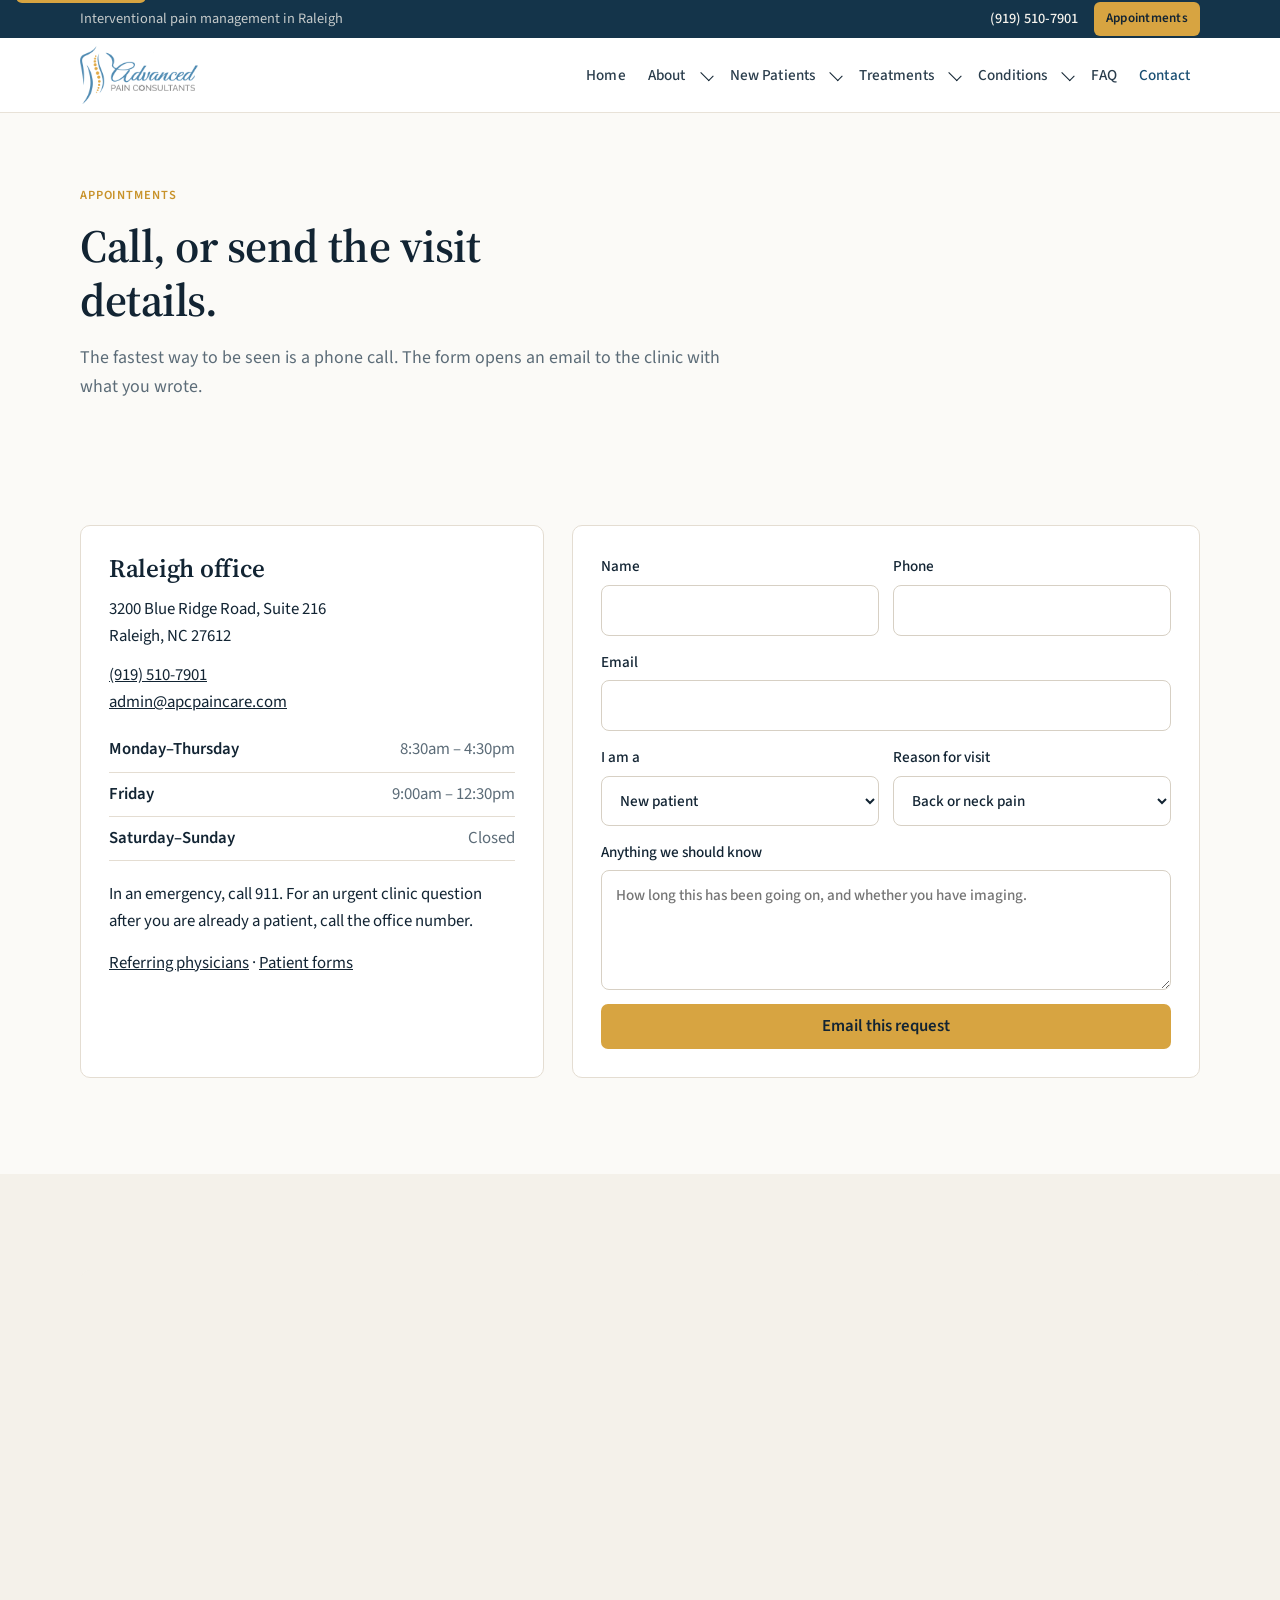
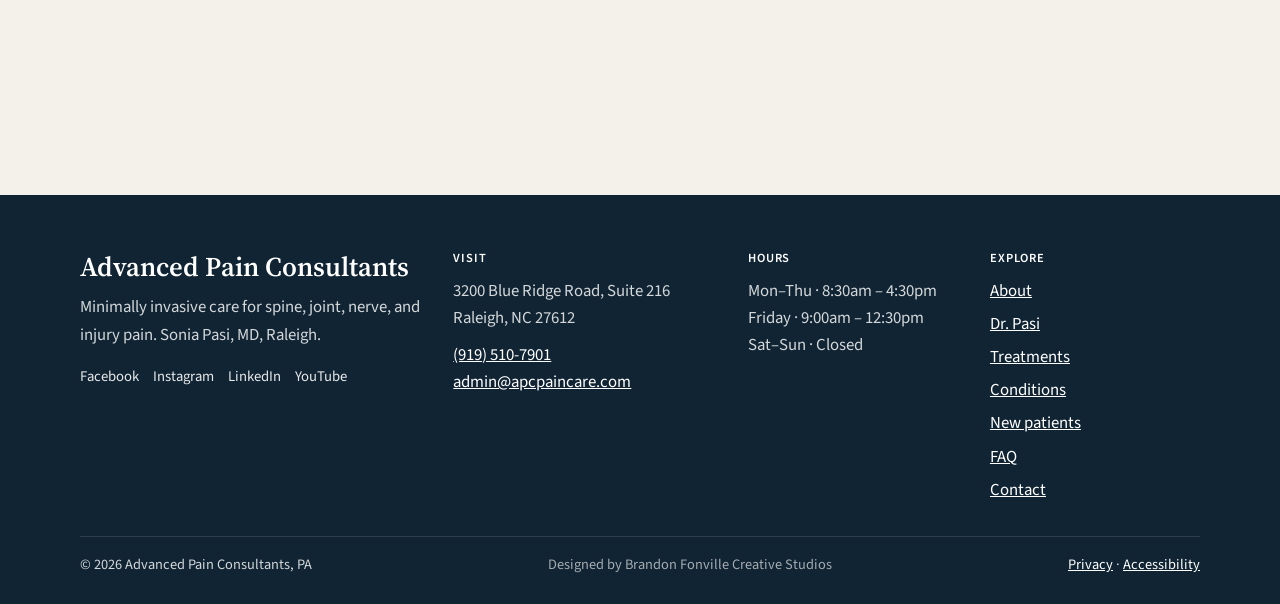
<file: contact.html>
<!DOCTYPE html>
<html lang="en">
<head>
  <meta charset="utf-8">
  <meta name="viewport" content="width=device-width, initial-scale=1">
  <title>Contact and Appointments | Advanced Pain Consultants</title>
  <meta name="description" content="Request an appointment with Sonia Pasi, MD at Advanced Pain Consultants, 3200 Blue Ridge Road, Suite 216, Raleigh, NC.">
  <meta name="theme-color" content="#14344a">
  <link rel="icon" href="images/favicon.png">
  <link rel="preconnect" href="https://fonts.googleapis.com">
  <link rel="preconnect" href="https://fonts.gstatic.com" crossorigin>
  <link href="https://fonts.googleapis.com/css2?family=Source+Sans+3:wght@400;500;600&family=Source+Serif+4:wght@500;600&display=swap" rel="stylesheet">
  <link rel="stylesheet" href="css/styles.css?v=real-video">
</head>
<body data-page="contact">
  <a class="skip" href="#main">Skip to content</a>
  <header class="site-header">
    <div class="utility">
      <div class="wrap utility-inner">
        <p class="utility-note">Interventional pain management in Raleigh</p>
        <div class="utility-actions">
          <a class="utility-phone" href="tel:+19195107901">(919) 510-7901</a>
          <a class="utility-book" href="contact.html">Appointments</a>
        </div>
      </div>
    </div>
    <div class="nav-wrap">
      <div class="wrap nav-inner">
        <a class="brand" href="index.html"><img src="images/logo.png" alt="Advanced Pain Consultants"></a>
        <button class="nav-toggle" type="button" aria-expanded="false" aria-controls="site-nav"><span></span><span class="sr-only">Menu</span></button>
        <nav id="site-nav" class="nav" aria-label="Primary">
          <a data-nav="home" href="index.html">Home</a>
          <div class="nav-drop">
            <a data-nav="about" href="about.html">About</a>
            <button class="drop-btn" type="button" aria-expanded="false" aria-label="About menu"></button>
            <div class="drop-panel">
              <a href="about.html">Our practice</a>
              <a href="doctor.html">Dr. Sonia Pasi</a>
            </div>
          </div>
          <div class="nav-drop">
            <a data-nav="new" href="new-patients.html">New Patients</a>
            <button class="drop-btn" type="button" aria-expanded="false" aria-label="New patients menu"></button>
            <div class="drop-panel">
              <a href="new-patients.html">First visit</a>
              <a href="new-patients.html#bring">What to bring</a>
              <a href="new-patients.html#coverage">Insurance and payment</a>
              <a href="https://www.apcpaincare.com/patient-forms/">Patient forms</a>
            </div>
          </div>
          <div class="nav-drop">
            <a data-nav="treatments" href="treatments.html">Treatments</a>
            <button class="drop-btn" type="button" aria-expanded="false" aria-label="Treatments menu"></button>
            <div class="drop-panel">
              <a href="treatments.html">All treatments</a>
              <a href="treatments.html#spine">Spine</a>
              <a href="treatments.html#nerve">Nerve</a>
              <a href="treatments.html#joint">Joint and regenerative</a>
              <a href="treatments.html#support">Supportive care</a>
            </div>
          </div>
          <div class="nav-drop align-end">
            <a data-nav="conditions" href="conditions.html">Conditions</a>
            <button class="drop-btn" type="button" aria-expanded="false" aria-label="Conditions menu"></button>
            <div class="drop-panel">
              <a href="conditions.html">All conditions</a>
              <a href="conditions.html#back">Back and neck</a>
              <a href="conditions.html#nerve">Nerve pain</a>
              <a href="conditions.html#joint">Joint and injury</a>
              <a href="conditions.html#complex">Headache and complex pain</a>
            </div>
          </div>
          <a data-nav="faq" href="faq.html">FAQ</a>
          <a data-nav="contact" href="contact.html">Contact</a>
        </nav>
      </div>
    </div>
  </header>
  <main id="main">

    <section class="page-hero">
      <div class="wrap">
        <p class="eyebrow">Appointments</p>
        <h1>Call, or send the visit details.</h1>
        <p class="lede">The fastest way to be seen is a phone call. The form opens an email to the clinic with what you wrote.</p>
      </div>
    </section>
    <section class="section">
      <div class="wrap contact-grid">
        <div class="side-panel">
          <h2>Raleigh office</h2>
          <p style="margin-top:12px">3200 Blue Ridge Road, Suite 216<br>Raleigh, NC 27612</p>
          <p style="margin-top:12px"><a href="tel:+19195107901">(919) 510-7901</a><br><a href="mailto:admin@apcpaincare.com">admin@apcpaincare.com</a></p>
          <dl class="hours">
            <div><dt>Monday–Thursday</dt><dd>8:30am – 4:30pm</dd></div>
            <div><dt>Friday</dt><dd>9:00am – 12:30pm</dd></div>
            <div><dt>Saturday–Sunday</dt><dd>Closed</dd></div>
          </dl>
          <p>In an emergency, call 911. For an urgent clinic question after you are already a patient, call the office number.</p>
          <p style="margin-top:14px"><a href="https://www.apcpaincare.com/referral/">Referring physicians</a> · <a href="https://www.apcpaincare.com/patient-forms/">Patient forms</a></p>
        </div>
        <form id="appointment-form" class="form side-panel">
          <div class="form-row">
            <label>Name <input name="name" autocomplete="name" required></label>
            <label>Phone <input name="phone" type="tel" autocomplete="tel" required></label>
          </div>
          <label>Email <input name="email" type="email" autocomplete="email" required></label>
          <div class="form-row">
            <label>I am a
              <select name="who">
                <option>New patient</option>
                <option>Returning patient</option>
                <option>Referring physician</option>
              </select>
            </label>
            <label>Reason for visit
              <select name="reason">
                <option>Back or neck pain</option>
                <option>Joint pain</option>
                <option>Nerve pain or headache</option>
                <option>Auto or work injury</option>
                <option>Post-surgical pain</option>
                <option>Something else</option>
              </select>
            </label>
          </div>
          <label>Anything we should know <textarea name="message" placeholder="How long this has been going on, and whether you have imaging."></textarea></label>
          <button class="btn btn-gold" type="submit">Email this request</button>
          <p class="form-status note" hidden></p>
        </form>
      </div>
    </section>
    <section class="section cream">
      <div class="wrap">
        <iframe class="map" style="min-height:420px" title="Map of Advanced Pain Consultants at 3200 Blue Ridge Road, Raleigh" src="https://maps.google.com/maps?q=3200%20Blue%20Ridge%20Road%20Suite%20216%20Raleigh%20NC%2027612&z=15&output=embed"></iframe>
      </div>
    </section>

  </main>
  <footer class="site-footer">
    <div class="wrap footer-grid">
      <div>
        <p class="footer-name">Advanced Pain Consultants</p>
        <p>Minimally invasive care for spine, joint, nerve, and injury pain. Sonia Pasi, MD, Raleigh.</p>
        <div class="socials">
          <a href="https://www.facebook.com/advancedpainconsultants/">Facebook</a>
          <a href="https://www.instagram.com/advancedpainconsultants/">Instagram</a>
          <a href="https://www.linkedin.com/company/advanced-pain-consultants/">LinkedIn</a>
          <a href="https://www.youtube.com/@advancedpainconsultants5093">YouTube</a>
        </div>
      </div>
      <div>
        <h2>Visit</h2>
        <address>3200 Blue Ridge Road, Suite 216<br>Raleigh, NC 27612</address>
        <p style="margin-top:10px"><a href="tel:+19195107901">(919) 510-7901</a><br><a href="mailto:admin@apcpaincare.com">admin@apcpaincare.com</a></p>
      </div>
      <div>
        <h2>Hours</h2>
        <p>Mon–Thu · 8:30am – 4:30pm<br>Friday · 9:00am – 12:30pm<br>Sat–Sun · Closed</p>
      </div>
      <div>
        <h2>Explore</h2>
        <ul>
          <li><a href="about.html">About</a></li>
          <li><a href="doctor.html">Dr. Pasi</a></li>
          <li><a href="treatments.html">Treatments</a></li>
          <li><a href="conditions.html">Conditions</a></li>
          <li><a href="new-patients.html">New patients</a></li>
          <li><a href="faq.html">FAQ</a></li>
          <li><a href="contact.html">Contact</a></li>
        </ul>
      </div>
    </div>
    <div class="wrap footer-base">
      <p>© 2026 Advanced Pain Consultants, PA</p>
      <p class="credit">Designed by Brandon Fonville Creative Studios</p>
      <p><a href="https://www.apcpaincare.com/privacy-policy/">Privacy</a> · <a href="https://www.apcpaincare.com/accessibility/">Accessibility</a></p>
    </div>
  </footer>
  <div class="dock">
    <a href="tel:+19195107901">Call</a>
    <a href="contact.html">Book</a>
  </div>
  <script src="js/site.js"></script>
</body>
</html>
</file>
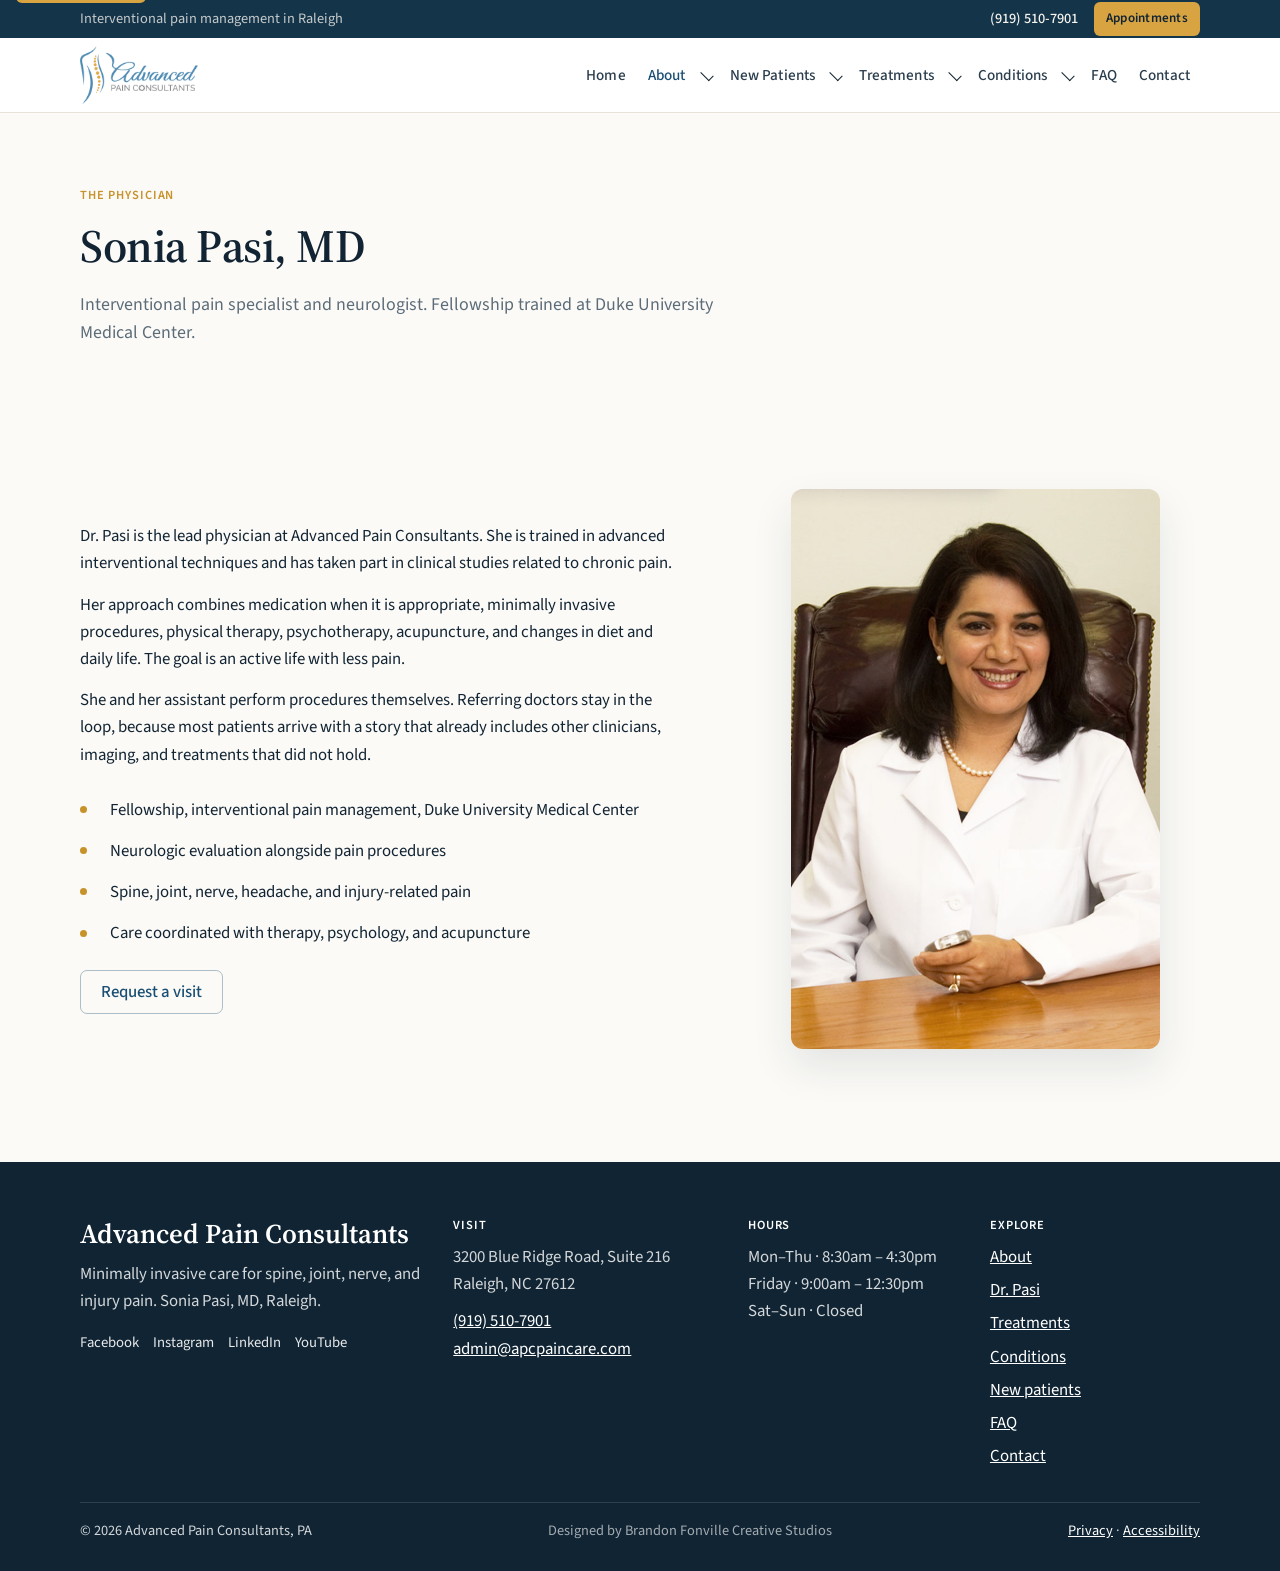
<file: doctor.html>
<!DOCTYPE html>
<html lang="en">
<head>
  <meta charset="utf-8">
  <meta name="viewport" content="width=device-width, initial-scale=1">
  <title>Sonia Pasi, MD | Advanced Pain Consultants</title>
  <meta name="description" content="Dr. Sonia Pasi is an interventional pain specialist and neurologist in Raleigh, fellowship trained at Duke University Medical Center.">
  <meta name="theme-color" content="#14344a">
  <link rel="icon" href="images/favicon.png">
  <link rel="preconnect" href="https://fonts.googleapis.com">
  <link rel="preconnect" href="https://fonts.gstatic.com" crossorigin>
  <link href="https://fonts.googleapis.com/css2?family=Source+Sans+3:wght@400;500;600&family=Source+Serif+4:wght@500;600&display=swap" rel="stylesheet">
  <link rel="stylesheet" href="css/styles.css?v=real-video">
</head>
<body data-page="doctor">
  <a class="skip" href="#main">Skip to content</a>
  <header class="site-header">
    <div class="utility">
      <div class="wrap utility-inner">
        <p class="utility-note">Interventional pain management in Raleigh</p>
        <div class="utility-actions">
          <a class="utility-phone" href="tel:+19195107901">(919) 510-7901</a>
          <a class="utility-book" href="contact.html">Appointments</a>
        </div>
      </div>
    </div>
    <div class="nav-wrap">
      <div class="wrap nav-inner">
        <a class="brand" href="index.html"><img src="images/logo.png" alt="Advanced Pain Consultants"></a>
        <button class="nav-toggle" type="button" aria-expanded="false" aria-controls="site-nav"><span></span><span class="sr-only">Menu</span></button>
        <nav id="site-nav" class="nav" aria-label="Primary">
          <a data-nav="home" href="index.html">Home</a>
          <div class="nav-drop">
            <a data-nav="about" href="about.html">About</a>
            <button class="drop-btn" type="button" aria-expanded="false" aria-label="About menu"></button>
            <div class="drop-panel">
              <a href="about.html">Our practice</a>
              <a href="doctor.html">Dr. Sonia Pasi</a>
            </div>
          </div>
          <div class="nav-drop">
            <a data-nav="new" href="new-patients.html">New Patients</a>
            <button class="drop-btn" type="button" aria-expanded="false" aria-label="New patients menu"></button>
            <div class="drop-panel">
              <a href="new-patients.html">First visit</a>
              <a href="new-patients.html#bring">What to bring</a>
              <a href="new-patients.html#coverage">Insurance and payment</a>
              <a href="https://www.apcpaincare.com/patient-forms/">Patient forms</a>
            </div>
          </div>
          <div class="nav-drop">
            <a data-nav="treatments" href="treatments.html">Treatments</a>
            <button class="drop-btn" type="button" aria-expanded="false" aria-label="Treatments menu"></button>
            <div class="drop-panel">
              <a href="treatments.html">All treatments</a>
              <a href="treatments.html#spine">Spine</a>
              <a href="treatments.html#nerve">Nerve</a>
              <a href="treatments.html#joint">Joint and regenerative</a>
              <a href="treatments.html#support">Supportive care</a>
            </div>
          </div>
          <div class="nav-drop align-end">
            <a data-nav="conditions" href="conditions.html">Conditions</a>
            <button class="drop-btn" type="button" aria-expanded="false" aria-label="Conditions menu"></button>
            <div class="drop-panel">
              <a href="conditions.html">All conditions</a>
              <a href="conditions.html#back">Back and neck</a>
              <a href="conditions.html#nerve">Nerve pain</a>
              <a href="conditions.html#joint">Joint and injury</a>
              <a href="conditions.html#complex">Headache and complex pain</a>
            </div>
          </div>
          <a data-nav="faq" href="faq.html">FAQ</a>
          <a data-nav="contact" href="contact.html">Contact</a>
        </nav>
      </div>
    </div>
  </header>
  <main id="main">

    <section class="page-hero">
      <div class="wrap">
        <p class="eyebrow">The physician</p>
        <h1>Sonia Pasi, MD</h1>
        <p class="lede">Interventional pain specialist and neurologist. Fellowship trained at Duke University Medical Center.</p>
      </div>
    </section>
    <section class="section">
      <div class="wrap doctor">
        <div>
          <p>Dr. Pasi is the lead physician at Advanced Pain Consultants. She is trained in advanced interventional techniques and has taken part in clinical studies related to chronic pain.</p>
          <p style="margin-top:14px">Her approach combines medication when it is appropriate, minimally invasive procedures, physical therapy, psychotherapy, acupuncture, and changes in diet and daily life. The goal is an active life with less pain.</p>
          <p style="margin-top:14px">She and her assistant perform procedures themselves. Referring doctors stay in the loop, because most patients arrive with a story that already includes other clinicians, imaging, and treatments that did not hold.</p>
          <ul class="checks">
            <li>Fellowship, interventional pain management, Duke University Medical Center</li>
            <li>Neurologic evaluation alongside pain procedures</li>
            <li>Spine, joint, nerve, headache, and injury-related pain</li>
            <li>Care coordinated with therapy, psychology, and acupuncture</li>
          </ul>
          <p style="margin-top:22px"><a class="btn btn-dark" href="contact.html">Request a visit</a></p>
        </div>
        <figure class="portrait">
          <img src="images/dr-sonia-pasi.jpg" alt="Portrait of Sonia Pasi, MD">
        </figure>
      </div>
    </section>

  </main>
  <footer class="site-footer">
    <div class="wrap footer-grid">
      <div>
        <p class="footer-name">Advanced Pain Consultants</p>
        <p>Minimally invasive care for spine, joint, nerve, and injury pain. Sonia Pasi, MD, Raleigh.</p>
        <div class="socials">
          <a href="https://www.facebook.com/advancedpainconsultants/">Facebook</a>
          <a href="https://www.instagram.com/advancedpainconsultants/">Instagram</a>
          <a href="https://www.linkedin.com/company/advanced-pain-consultants/">LinkedIn</a>
          <a href="https://www.youtube.com/@advancedpainconsultants5093">YouTube</a>
        </div>
      </div>
      <div>
        <h2>Visit</h2>
        <address>3200 Blue Ridge Road, Suite 216<br>Raleigh, NC 27612</address>
        <p style="margin-top:10px"><a href="tel:+19195107901">(919) 510-7901</a><br><a href="mailto:admin@apcpaincare.com">admin@apcpaincare.com</a></p>
      </div>
      <div>
        <h2>Hours</h2>
        <p>Mon–Thu · 8:30am – 4:30pm<br>Friday · 9:00am – 12:30pm<br>Sat–Sun · Closed</p>
      </div>
      <div>
        <h2>Explore</h2>
        <ul>
          <li><a href="about.html">About</a></li>
          <li><a href="doctor.html">Dr. Pasi</a></li>
          <li><a href="treatments.html">Treatments</a></li>
          <li><a href="conditions.html">Conditions</a></li>
          <li><a href="new-patients.html">New patients</a></li>
          <li><a href="faq.html">FAQ</a></li>
          <li><a href="contact.html">Contact</a></li>
        </ul>
      </div>
    </div>
    <div class="wrap footer-base">
      <p>© 2026 Advanced Pain Consultants, PA</p>
      <p class="credit">Designed by Brandon Fonville Creative Studios</p>
      <p><a href="https://www.apcpaincare.com/privacy-policy/">Privacy</a> · <a href="https://www.apcpaincare.com/accessibility/">Accessibility</a></p>
    </div>
  </footer>
  <div class="dock">
    <a href="tel:+19195107901">Call</a>
    <a href="contact.html">Book</a>
  </div>
  <script src="js/site.js"></script>
</body>
</html>
</file>
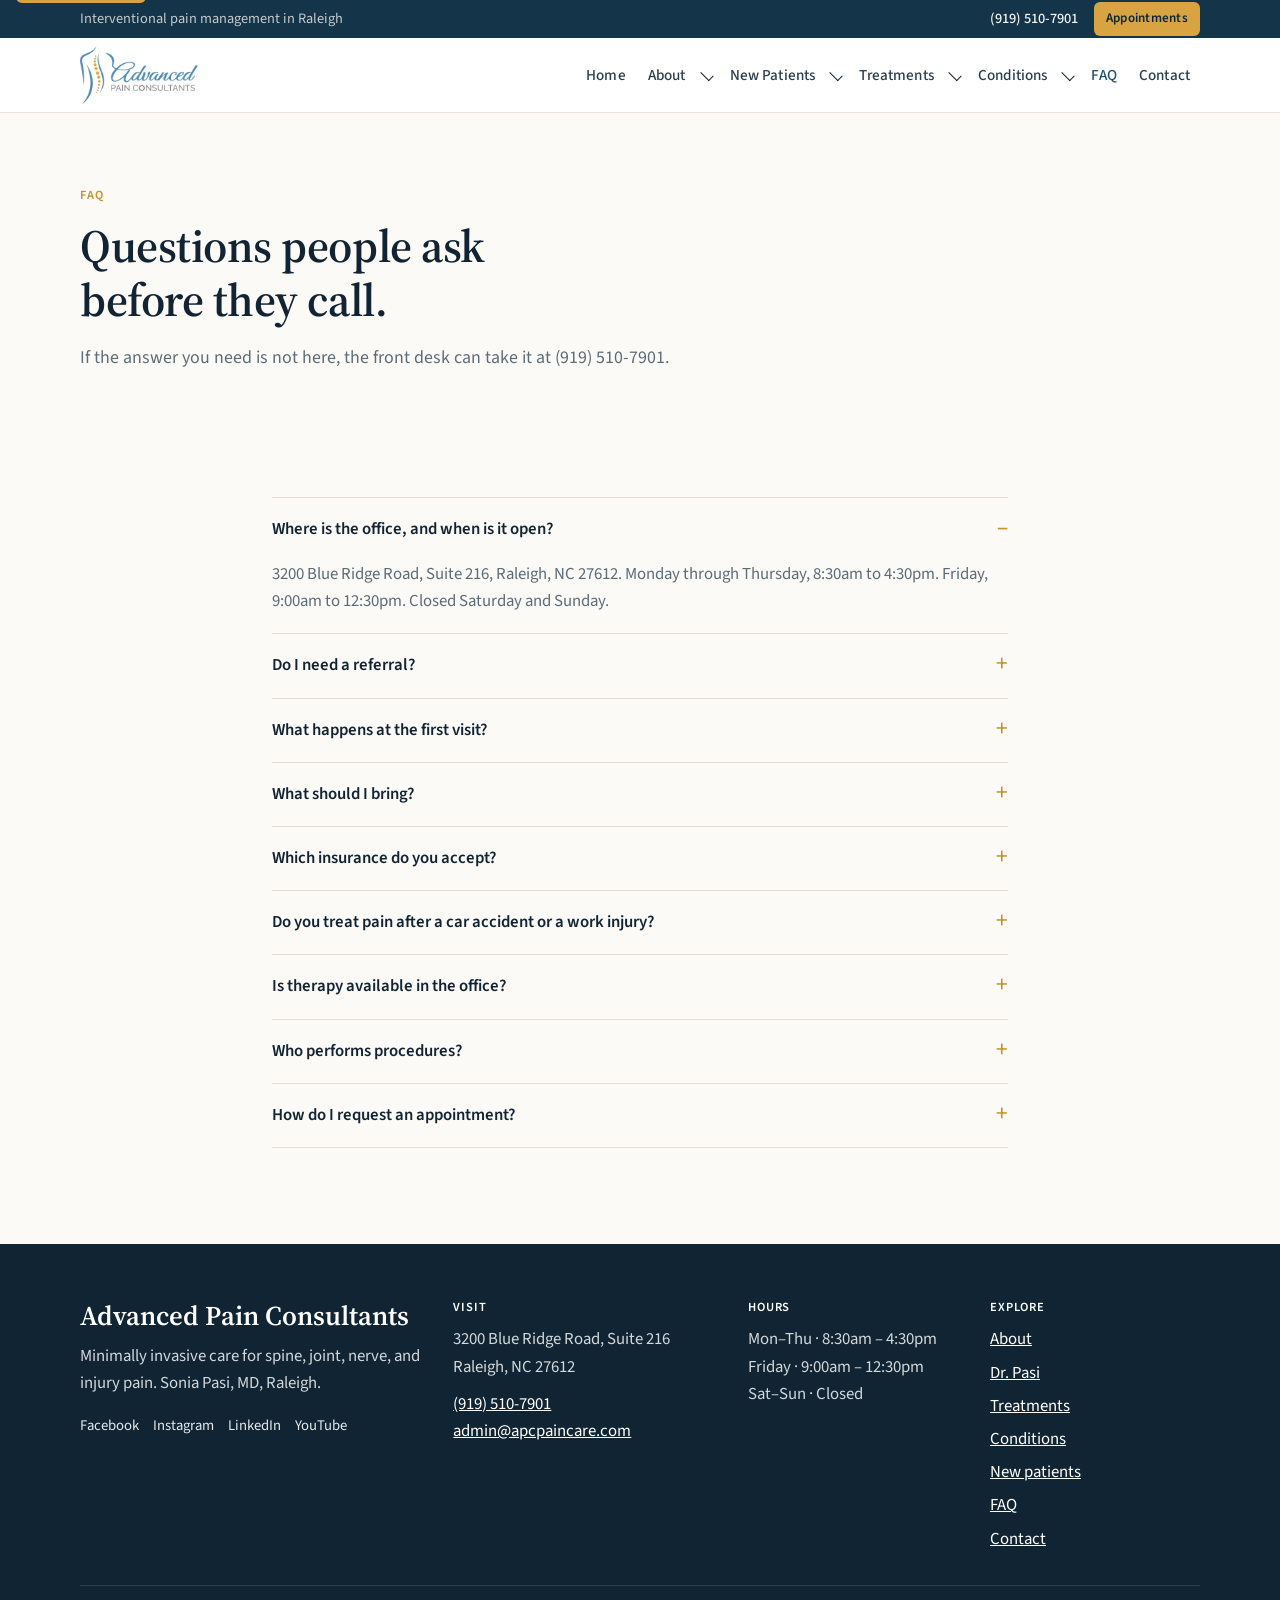
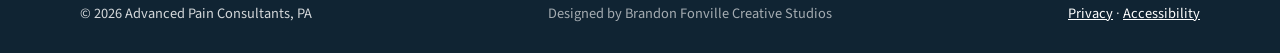
<file: faq.html>
<!DOCTYPE html>
<html lang="en">
<head>
  <meta charset="utf-8">
  <meta name="viewport" content="width=device-width, initial-scale=1">
  <title>FAQ | Advanced Pain Consultants</title>
  <meta name="description" content="Common questions about visits, insurance, records, and appointments at Advanced Pain Consultants in Raleigh.">
  <meta name="theme-color" content="#14344a">
  <link rel="icon" href="images/favicon.png">
  <link rel="preconnect" href="https://fonts.googleapis.com">
  <link rel="preconnect" href="https://fonts.gstatic.com" crossorigin>
  <link href="https://fonts.googleapis.com/css2?family=Source+Sans+3:wght@400;500;600&family=Source+Serif+4:wght@500;600&display=swap" rel="stylesheet">
  <link rel="stylesheet" href="css/styles.css?v=real-video">
</head>
<body data-page="faq">
  <a class="skip" href="#main">Skip to content</a>
  <header class="site-header">
    <div class="utility">
      <div class="wrap utility-inner">
        <p class="utility-note">Interventional pain management in Raleigh</p>
        <div class="utility-actions">
          <a class="utility-phone" href="tel:+19195107901">(919) 510-7901</a>
          <a class="utility-book" href="contact.html">Appointments</a>
        </div>
      </div>
    </div>
    <div class="nav-wrap">
      <div class="wrap nav-inner">
        <a class="brand" href="index.html"><img src="images/logo.png" alt="Advanced Pain Consultants"></a>
        <button class="nav-toggle" type="button" aria-expanded="false" aria-controls="site-nav"><span></span><span class="sr-only">Menu</span></button>
        <nav id="site-nav" class="nav" aria-label="Primary">
          <a data-nav="home" href="index.html">Home</a>
          <div class="nav-drop">
            <a data-nav="about" href="about.html">About</a>
            <button class="drop-btn" type="button" aria-expanded="false" aria-label="About menu"></button>
            <div class="drop-panel">
              <a href="about.html">Our practice</a>
              <a href="doctor.html">Dr. Sonia Pasi</a>
            </div>
          </div>
          <div class="nav-drop">
            <a data-nav="new" href="new-patients.html">New Patients</a>
            <button class="drop-btn" type="button" aria-expanded="false" aria-label="New patients menu"></button>
            <div class="drop-panel">
              <a href="new-patients.html">First visit</a>
              <a href="new-patients.html#bring">What to bring</a>
              <a href="new-patients.html#coverage">Insurance and payment</a>
              <a href="https://www.apcpaincare.com/patient-forms/">Patient forms</a>
            </div>
          </div>
          <div class="nav-drop">
            <a data-nav="treatments" href="treatments.html">Treatments</a>
            <button class="drop-btn" type="button" aria-expanded="false" aria-label="Treatments menu"></button>
            <div class="drop-panel">
              <a href="treatments.html">All treatments</a>
              <a href="treatments.html#spine">Spine</a>
              <a href="treatments.html#nerve">Nerve</a>
              <a href="treatments.html#joint">Joint and regenerative</a>
              <a href="treatments.html#support">Supportive care</a>
            </div>
          </div>
          <div class="nav-drop align-end">
            <a data-nav="conditions" href="conditions.html">Conditions</a>
            <button class="drop-btn" type="button" aria-expanded="false" aria-label="Conditions menu"></button>
            <div class="drop-panel">
              <a href="conditions.html">All conditions</a>
              <a href="conditions.html#back">Back and neck</a>
              <a href="conditions.html#nerve">Nerve pain</a>
              <a href="conditions.html#joint">Joint and injury</a>
              <a href="conditions.html#complex">Headache and complex pain</a>
            </div>
          </div>
          <a data-nav="faq" href="faq.html">FAQ</a>
          <a data-nav="contact" href="contact.html">Contact</a>
        </nav>
      </div>
    </div>
  </header>
  <main id="main">

    <section class="page-hero">
      <div class="wrap">
        <p class="eyebrow">FAQ</p>
        <h1>Questions people ask before they call.</h1>
        <p class="lede">If the answer you need is not here, the front desk can take it at (919) 510-7901.</p>
      </div>
    </section>
    <section class="section">
      <div class="wrap faq-list">
        <details class="faq-item" open>
          <summary>Where is the office, and when is it open?</summary>
          <p>3200 Blue Ridge Road, Suite 216, Raleigh, NC 27612. Monday through Thursday, 8:30am to 4:30pm. Friday, 9:00am to 12:30pm. Closed Saturday and Sunday.</p>
        </details>
        <details class="faq-item">
          <summary>Do I need a referral?</summary>
          <p>Some plans require one. If you have a referral, bring it. Physicians can also send patients through the practice referral page. Call if you are not sure what your plan requires.</p>
        </details>
        <details class="faq-item">
          <summary>What happens at the first visit?</summary>
          <p>Dr. Pasi examines you, explains the findings, and recommends a plan. That plan may include a procedure, medication, therapy, psychology support, acupuncture, or changes in daily habits.</p>
        </details>
        <details class="faq-item">
          <summary>What should I bring?</summary>
          <p>Photo ID, insurance card, a medication list, completed forms, and any imaging or records. Injury and workers’ compensation visits also need the claim contacts.</p>
        </details>
        <details class="faq-item">
          <summary>Which insurance do you accept?</summary>
          <p>The clinic lists Aetna, Blue Cross Blue Shield, Cigna, Coventry, Gateway, Medicare, Medcost, TriCare, United Healthcare, VA health care, auto insurance, and workers’ compensation. Coverage still depends on your specific plan.</p>
        </details>
        <details class="faq-item">
          <summary>Do you treat pain after a car accident or a work injury?</summary>
          <p>Yes. The practice evaluates auto accident and work-related injuries and can work with the documentation those cases require.</p>
        </details>
        <details class="faq-item">
          <summary>Is therapy available in the office?</summary>
          <p>Physical therapy, psychology support, and acupuncture are offered in-house so recovery is not split across unrelated clinics.</p>
        </details>
        <details class="faq-item">
          <summary>Who performs procedures?</summary>
          <p>Dr. Pasi and her assistant perform procedures themselves.</p>
        </details>
        <details class="faq-item">
          <summary>How do I request an appointment?</summary>
          <p>Call (919) 510-7901, email admin@apcpaincare.com, or use the appointment form. The form opens an email to the clinic so the request is not stored on this website.</p>
        </details>
      </div>
    </section>

  </main>
  <footer class="site-footer">
    <div class="wrap footer-grid">
      <div>
        <p class="footer-name">Advanced Pain Consultants</p>
        <p>Minimally invasive care for spine, joint, nerve, and injury pain. Sonia Pasi, MD, Raleigh.</p>
        <div class="socials">
          <a href="https://www.facebook.com/advancedpainconsultants/">Facebook</a>
          <a href="https://www.instagram.com/advancedpainconsultants/">Instagram</a>
          <a href="https://www.linkedin.com/company/advanced-pain-consultants/">LinkedIn</a>
          <a href="https://www.youtube.com/@advancedpainconsultants5093">YouTube</a>
        </div>
      </div>
      <div>
        <h2>Visit</h2>
        <address>3200 Blue Ridge Road, Suite 216<br>Raleigh, NC 27612</address>
        <p style="margin-top:10px"><a href="tel:+19195107901">(919) 510-7901</a><br><a href="mailto:admin@apcpaincare.com">admin@apcpaincare.com</a></p>
      </div>
      <div>
        <h2>Hours</h2>
        <p>Mon–Thu · 8:30am – 4:30pm<br>Friday · 9:00am – 12:30pm<br>Sat–Sun · Closed</p>
      </div>
      <div>
        <h2>Explore</h2>
        <ul>
          <li><a href="about.html">About</a></li>
          <li><a href="doctor.html">Dr. Pasi</a></li>
          <li><a href="treatments.html">Treatments</a></li>
          <li><a href="conditions.html">Conditions</a></li>
          <li><a href="new-patients.html">New patients</a></li>
          <li><a href="faq.html">FAQ</a></li>
          <li><a href="contact.html">Contact</a></li>
        </ul>
      </div>
    </div>
    <div class="wrap footer-base">
      <p>© 2026 Advanced Pain Consultants, PA</p>
      <p class="credit">Designed by Brandon Fonville Creative Studios</p>
      <p><a href="https://www.apcpaincare.com/privacy-policy/">Privacy</a> · <a href="https://www.apcpaincare.com/accessibility/">Accessibility</a></p>
    </div>
  </footer>
  <div class="dock">
    <a href="tel:+19195107901">Call</a>
    <a href="contact.html">Book</a>
  </div>
  <script src="js/site.js"></script>
</body>
</html>
</file>
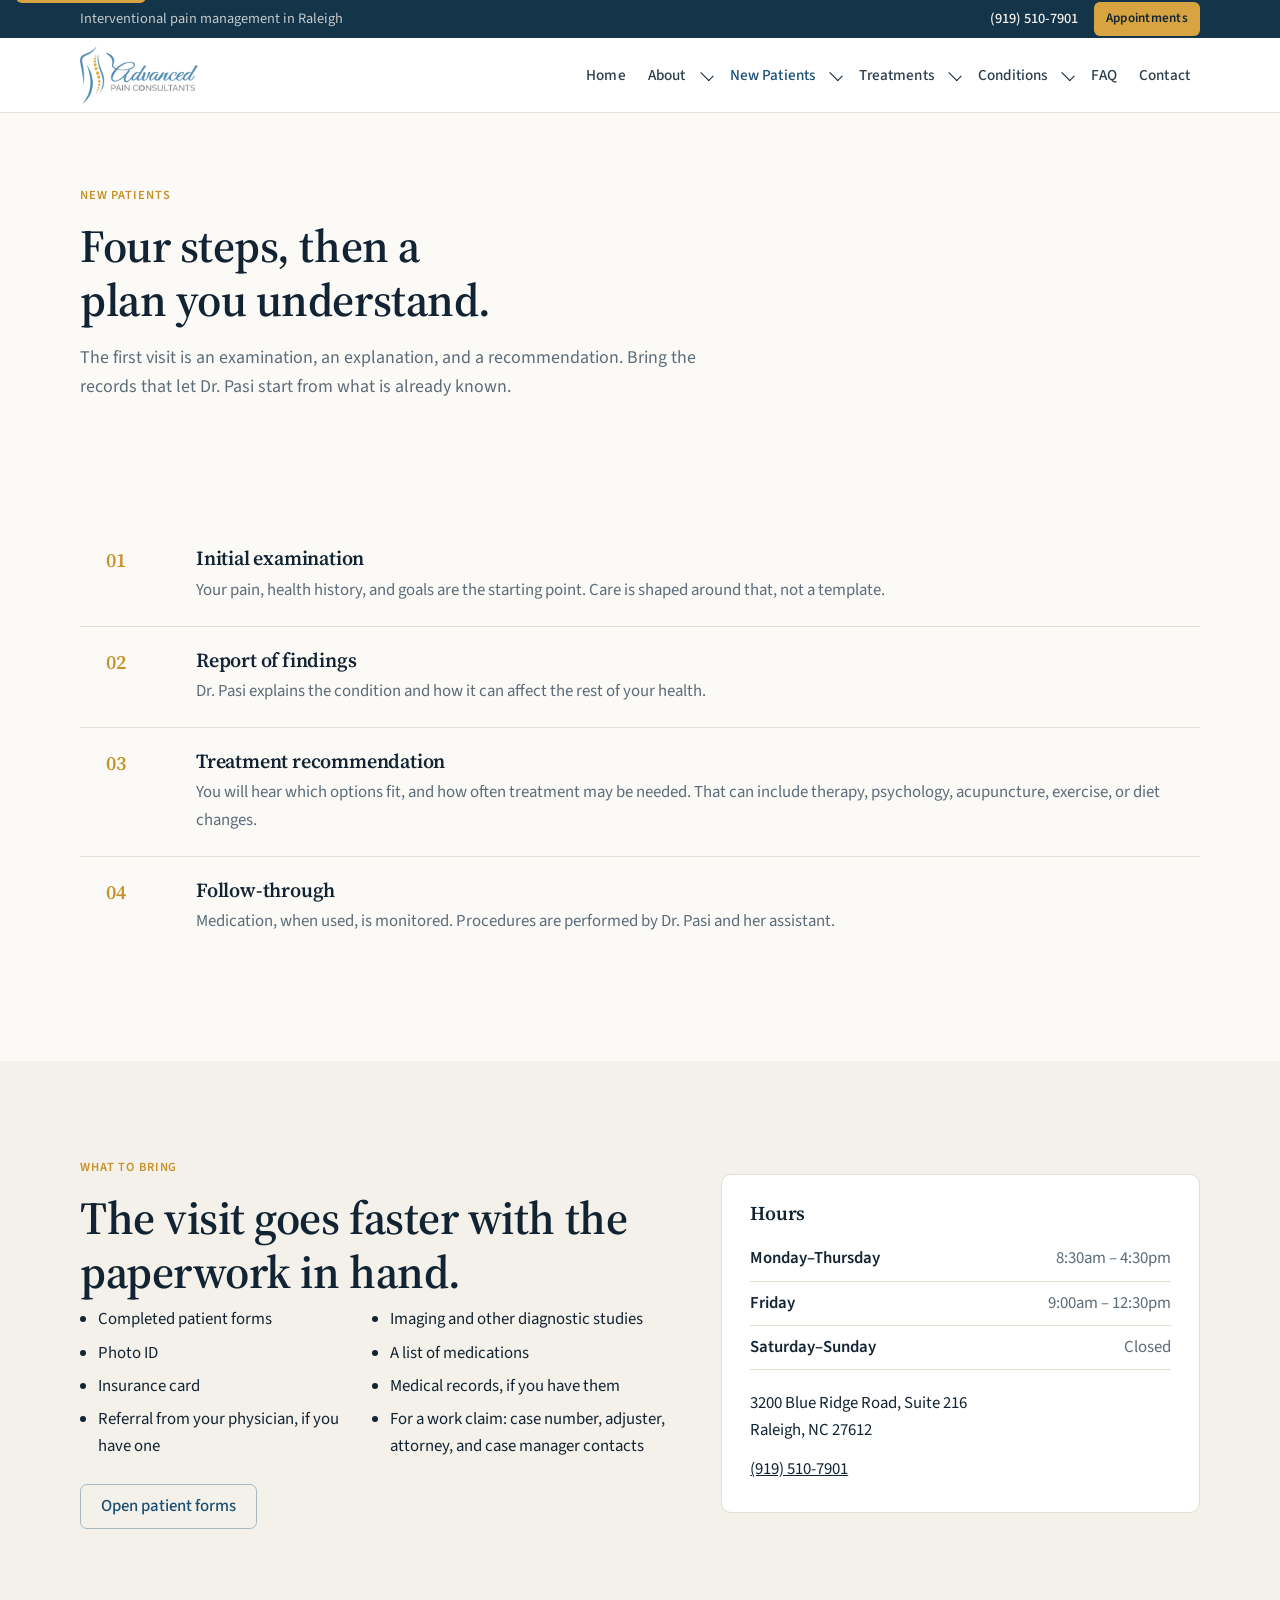
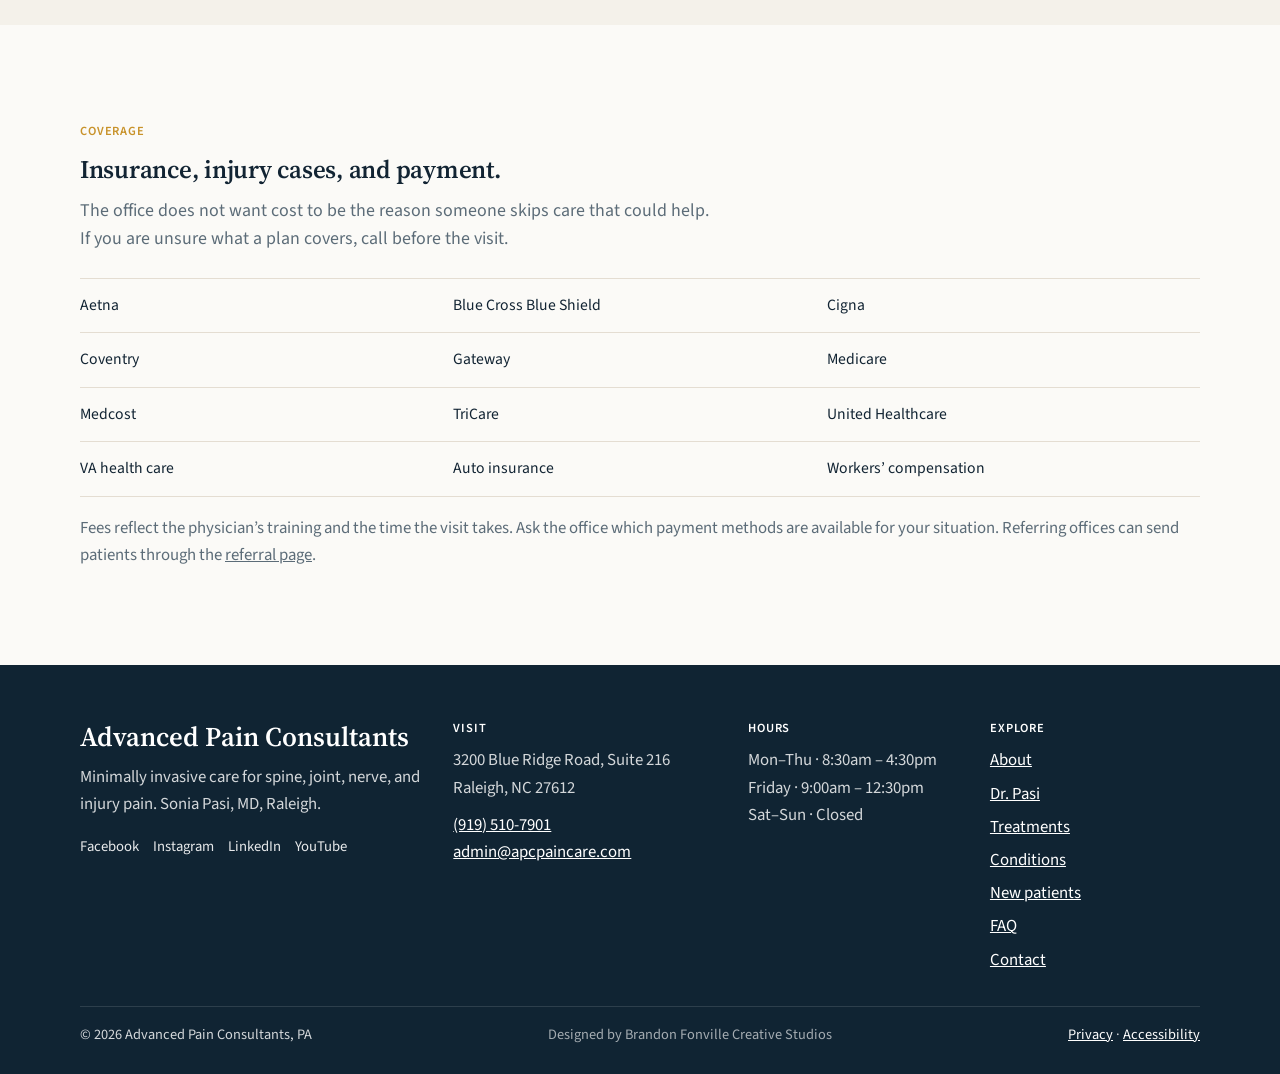
<file: new-patients.html>
<!DOCTYPE html>
<html lang="en">
<head>
  <meta charset="utf-8">
  <meta name="viewport" content="width=device-width, initial-scale=1">
  <title>New Patients | Advanced Pain Consultants</title>
  <meta name="description" content="Prepare for your first visit at Advanced Pain Consultants in Raleigh. What happens, what to bring, and how insurance and payment work.">
  <meta name="theme-color" content="#14344a">
  <link rel="icon" href="images/favicon.png">
  <link rel="preconnect" href="https://fonts.googleapis.com">
  <link rel="preconnect" href="https://fonts.gstatic.com" crossorigin>
  <link href="https://fonts.googleapis.com/css2?family=Source+Sans+3:wght@400;500;600&family=Source+Serif+4:wght@500;600&display=swap" rel="stylesheet">
  <link rel="stylesheet" href="css/styles.css?v=real-video">
</head>
<body data-page="new">
  <a class="skip" href="#main">Skip to content</a>
  <header class="site-header">
    <div class="utility">
      <div class="wrap utility-inner">
        <p class="utility-note">Interventional pain management in Raleigh</p>
        <div class="utility-actions">
          <a class="utility-phone" href="tel:+19195107901">(919) 510-7901</a>
          <a class="utility-book" href="contact.html">Appointments</a>
        </div>
      </div>
    </div>
    <div class="nav-wrap">
      <div class="wrap nav-inner">
        <a class="brand" href="index.html"><img src="images/logo.png" alt="Advanced Pain Consultants"></a>
        <button class="nav-toggle" type="button" aria-expanded="false" aria-controls="site-nav"><span></span><span class="sr-only">Menu</span></button>
        <nav id="site-nav" class="nav" aria-label="Primary">
          <a data-nav="home" href="index.html">Home</a>
          <div class="nav-drop">
            <a data-nav="about" href="about.html">About</a>
            <button class="drop-btn" type="button" aria-expanded="false" aria-label="About menu"></button>
            <div class="drop-panel">
              <a href="about.html">Our practice</a>
              <a href="doctor.html">Dr. Sonia Pasi</a>
            </div>
          </div>
          <div class="nav-drop">
            <a data-nav="new" href="new-patients.html">New Patients</a>
            <button class="drop-btn" type="button" aria-expanded="false" aria-label="New patients menu"></button>
            <div class="drop-panel">
              <a href="new-patients.html">First visit</a>
              <a href="new-patients.html#bring">What to bring</a>
              <a href="new-patients.html#coverage">Insurance and payment</a>
              <a href="https://www.apcpaincare.com/patient-forms/">Patient forms</a>
            </div>
          </div>
          <div class="nav-drop">
            <a data-nav="treatments" href="treatments.html">Treatments</a>
            <button class="drop-btn" type="button" aria-expanded="false" aria-label="Treatments menu"></button>
            <div class="drop-panel">
              <a href="treatments.html">All treatments</a>
              <a href="treatments.html#spine">Spine</a>
              <a href="treatments.html#nerve">Nerve</a>
              <a href="treatments.html#joint">Joint and regenerative</a>
              <a href="treatments.html#support">Supportive care</a>
            </div>
          </div>
          <div class="nav-drop align-end">
            <a data-nav="conditions" href="conditions.html">Conditions</a>
            <button class="drop-btn" type="button" aria-expanded="false" aria-label="Conditions menu"></button>
            <div class="drop-panel">
              <a href="conditions.html">All conditions</a>
              <a href="conditions.html#back">Back and neck</a>
              <a href="conditions.html#nerve">Nerve pain</a>
              <a href="conditions.html#joint">Joint and injury</a>
              <a href="conditions.html#complex">Headache and complex pain</a>
            </div>
          </div>
          <a data-nav="faq" href="faq.html">FAQ</a>
          <a data-nav="contact" href="contact.html">Contact</a>
        </nav>
      </div>
    </div>
  </header>
  <main id="main">

    <section class="page-hero">
      <div class="wrap">
        <p class="eyebrow">New patients</p>
        <h1>Four steps, then a plan you understand.</h1>
        <p class="lede">The first visit is an examination, an explanation, and a recommendation. Bring the records that let Dr. Pasi start from what is already known.</p>
      </div>
    </section>
    <section class="section">
      <div class="wrap step-rail">
        <article class="step"><em>01</em><div><h3>Initial examination</h3><p>Your pain, health history, and goals are the starting point. Care is shaped around that, not a template.</p></div></article>
        <article class="step"><em>02</em><div><h3>Report of findings</h3><p>Dr. Pasi explains the condition and how it can affect the rest of your health.</p></div></article>
        <article class="step"><em>03</em><div><h3>Treatment recommendation</h3><p>You will hear which options fit, and how often treatment may be needed. That can include therapy, psychology, acupuncture, exercise, or diet changes.</p></div></article>
        <article class="step"><em>04</em><div><h3>Follow-through</h3><p>Medication, when used, is monitored. Procedures are performed by Dr. Pasi and her assistant.</p></div></article>
      </div>
    </section>
    <section class="section cream" id="bring">
      <div class="wrap split">
        <div>
          <p class="eyebrow">What to bring</p>
          <h2>The visit goes faster with the paperwork in hand.</h2>
          <ul class="bring">
            <li>Completed patient forms</li>
            <li>Photo ID</li>
            <li>Insurance card</li>
            <li>Referral from your physician, if you have one</li>
            <li>Imaging and other diagnostic studies</li>
            <li>A list of medications</li>
            <li>Medical records, if you have them</li>
            <li>For a work claim: case number, adjuster, attorney, and case manager contacts</li>
          </ul>
          <p style="margin-top:18px"><a class="btn btn-dark" href="https://www.apcpaincare.com/patient-forms/">Open patient forms</a></p>
        </div>
        <div class="side-panel">
          <h3>Hours</h3>
          <dl class="hours">
            <div><dt>Monday–Thursday</dt><dd>8:30am – 4:30pm</dd></div>
            <div><dt>Friday</dt><dd>9:00am – 12:30pm</dd></div>
            <div><dt>Saturday–Sunday</dt><dd>Closed</dd></div>
          </dl>
          <p>3200 Blue Ridge Road, Suite 216<br>Raleigh, NC 27612</p>
          <p style="margin-top:12px"><a href="tel:+19195107901">(919) 510-7901</a></p>
        </div>
      </div>
    </section>
    <section class="section" id="coverage">
      <div class="wrap">
        <p class="eyebrow">Coverage</p>
        <h2>Insurance, injury cases, and payment.</h2>
        <p class="lede" style="margin-top:12px">The office does not want cost to be the reason someone skips care that could help. If you are unsure what a plan covers, call before the visit.</p>
        <ul class="coverage-list" aria-label="Accepted coverage">
          <li>Aetna</li><li>Blue Cross Blue Shield</li><li>Cigna</li><li>Coventry</li><li>Gateway</li><li>Medicare</li><li>Medcost</li><li>TriCare</li><li>United Healthcare</li><li>VA health care</li><li>Auto insurance</li><li>Workers’ compensation</li>
        </ul>
        <p style="margin-top:18px;color:var(--muted)">Fees reflect the physician’s training and the time the visit takes. Ask the office which payment methods are available for your situation. Referring offices can send patients through the <a href="https://www.apcpaincare.com/referral/">referral page</a>.</p>
      </div>
    </section>

  </main>
  <footer class="site-footer">
    <div class="wrap footer-grid">
      <div>
        <p class="footer-name">Advanced Pain Consultants</p>
        <p>Minimally invasive care for spine, joint, nerve, and injury pain. Sonia Pasi, MD, Raleigh.</p>
        <div class="socials">
          <a href="https://www.facebook.com/advancedpainconsultants/">Facebook</a>
          <a href="https://www.instagram.com/advancedpainconsultants/">Instagram</a>
          <a href="https://www.linkedin.com/company/advanced-pain-consultants/">LinkedIn</a>
          <a href="https://www.youtube.com/@advancedpainconsultants5093">YouTube</a>
        </div>
      </div>
      <div>
        <h2>Visit</h2>
        <address>3200 Blue Ridge Road, Suite 216<br>Raleigh, NC 27612</address>
        <p style="margin-top:10px"><a href="tel:+19195107901">(919) 510-7901</a><br><a href="mailto:admin@apcpaincare.com">admin@apcpaincare.com</a></p>
      </div>
      <div>
        <h2>Hours</h2>
        <p>Mon–Thu · 8:30am – 4:30pm<br>Friday · 9:00am – 12:30pm<br>Sat–Sun · Closed</p>
      </div>
      <div>
        <h2>Explore</h2>
        <ul>
          <li><a href="about.html">About</a></li>
          <li><a href="doctor.html">Dr. Pasi</a></li>
          <li><a href="treatments.html">Treatments</a></li>
          <li><a href="conditions.html">Conditions</a></li>
          <li><a href="new-patients.html">New patients</a></li>
          <li><a href="faq.html">FAQ</a></li>
          <li><a href="contact.html">Contact</a></li>
        </ul>
      </div>
    </div>
    <div class="wrap footer-base">
      <p>© 2026 Advanced Pain Consultants, PA</p>
      <p class="credit">Designed by Brandon Fonville Creative Studios</p>
      <p><a href="https://www.apcpaincare.com/privacy-policy/">Privacy</a> · <a href="https://www.apcpaincare.com/accessibility/">Accessibility</a></p>
    </div>
  </footer>
  <div class="dock">
    <a href="tel:+19195107901">Call</a>
    <a href="contact.html">Book</a>
  </div>
  <script src="js/site.js"></script>
</body>
</html>
</file>
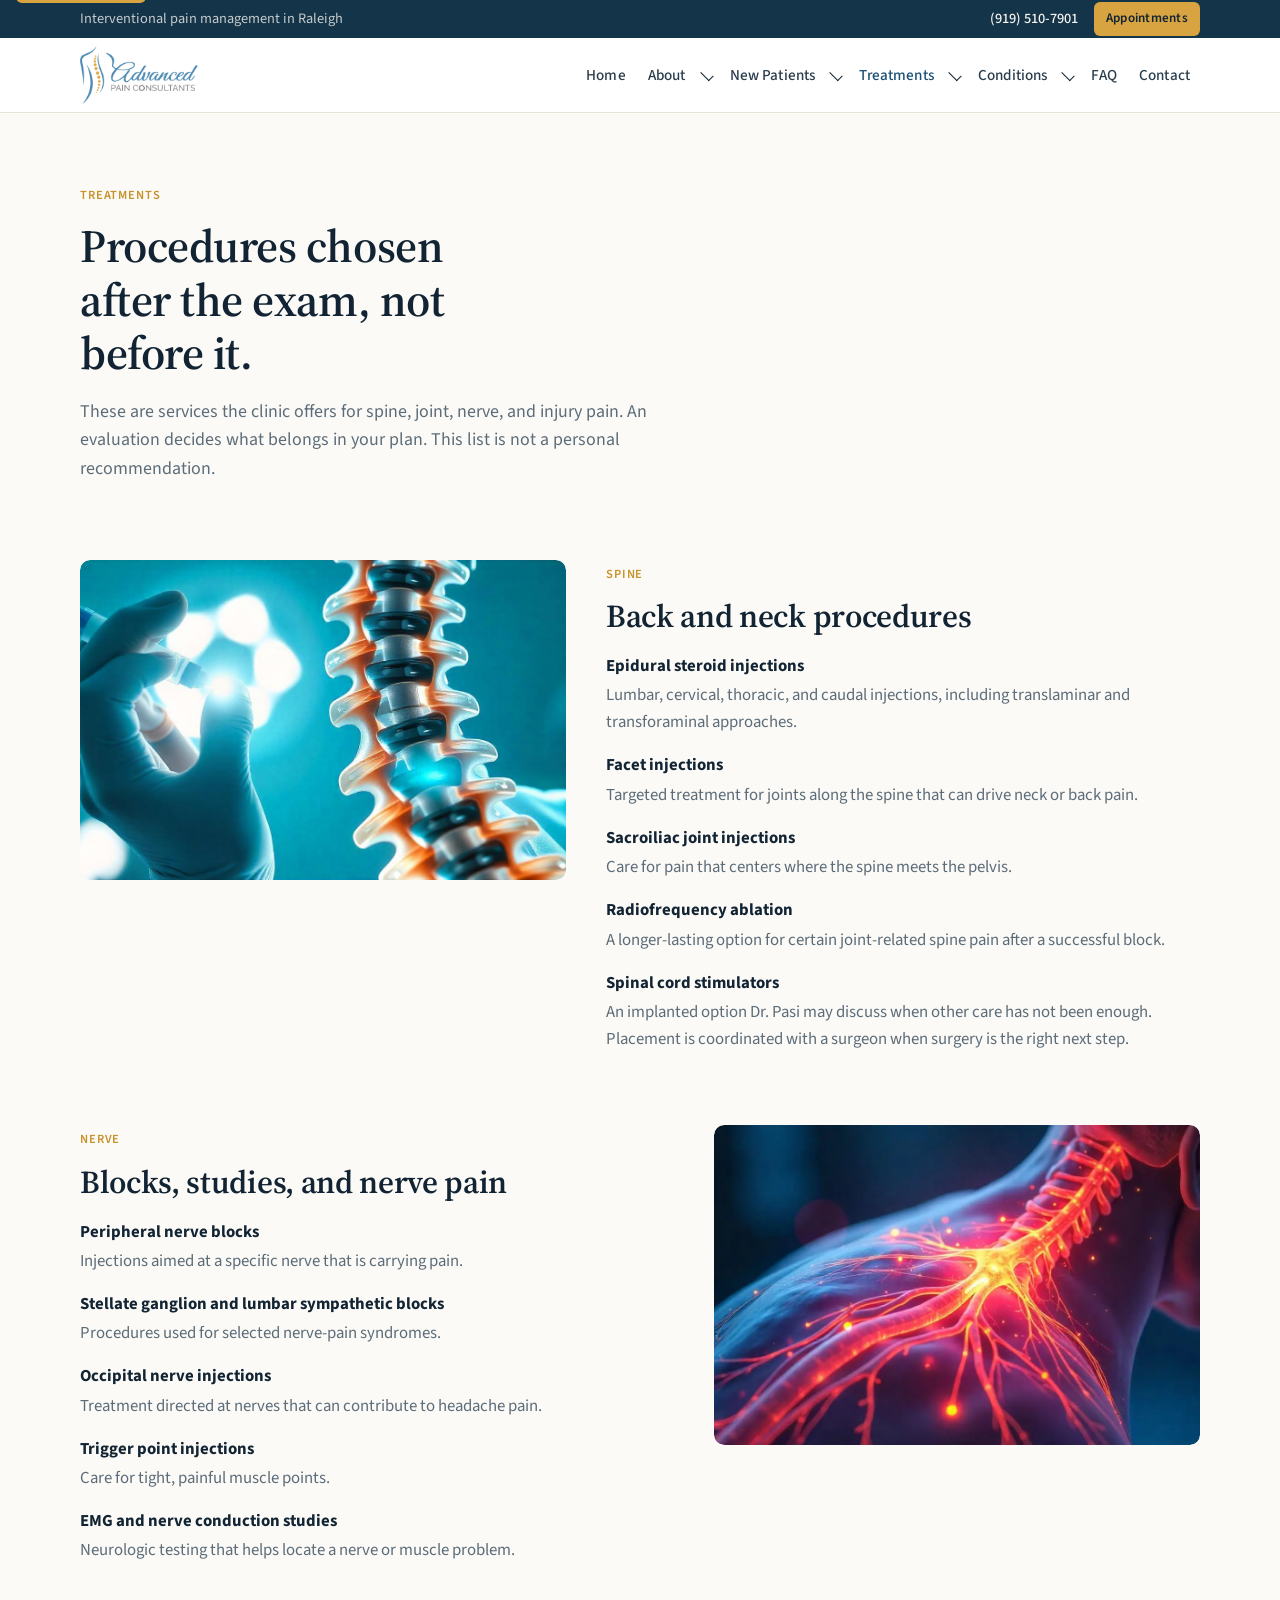
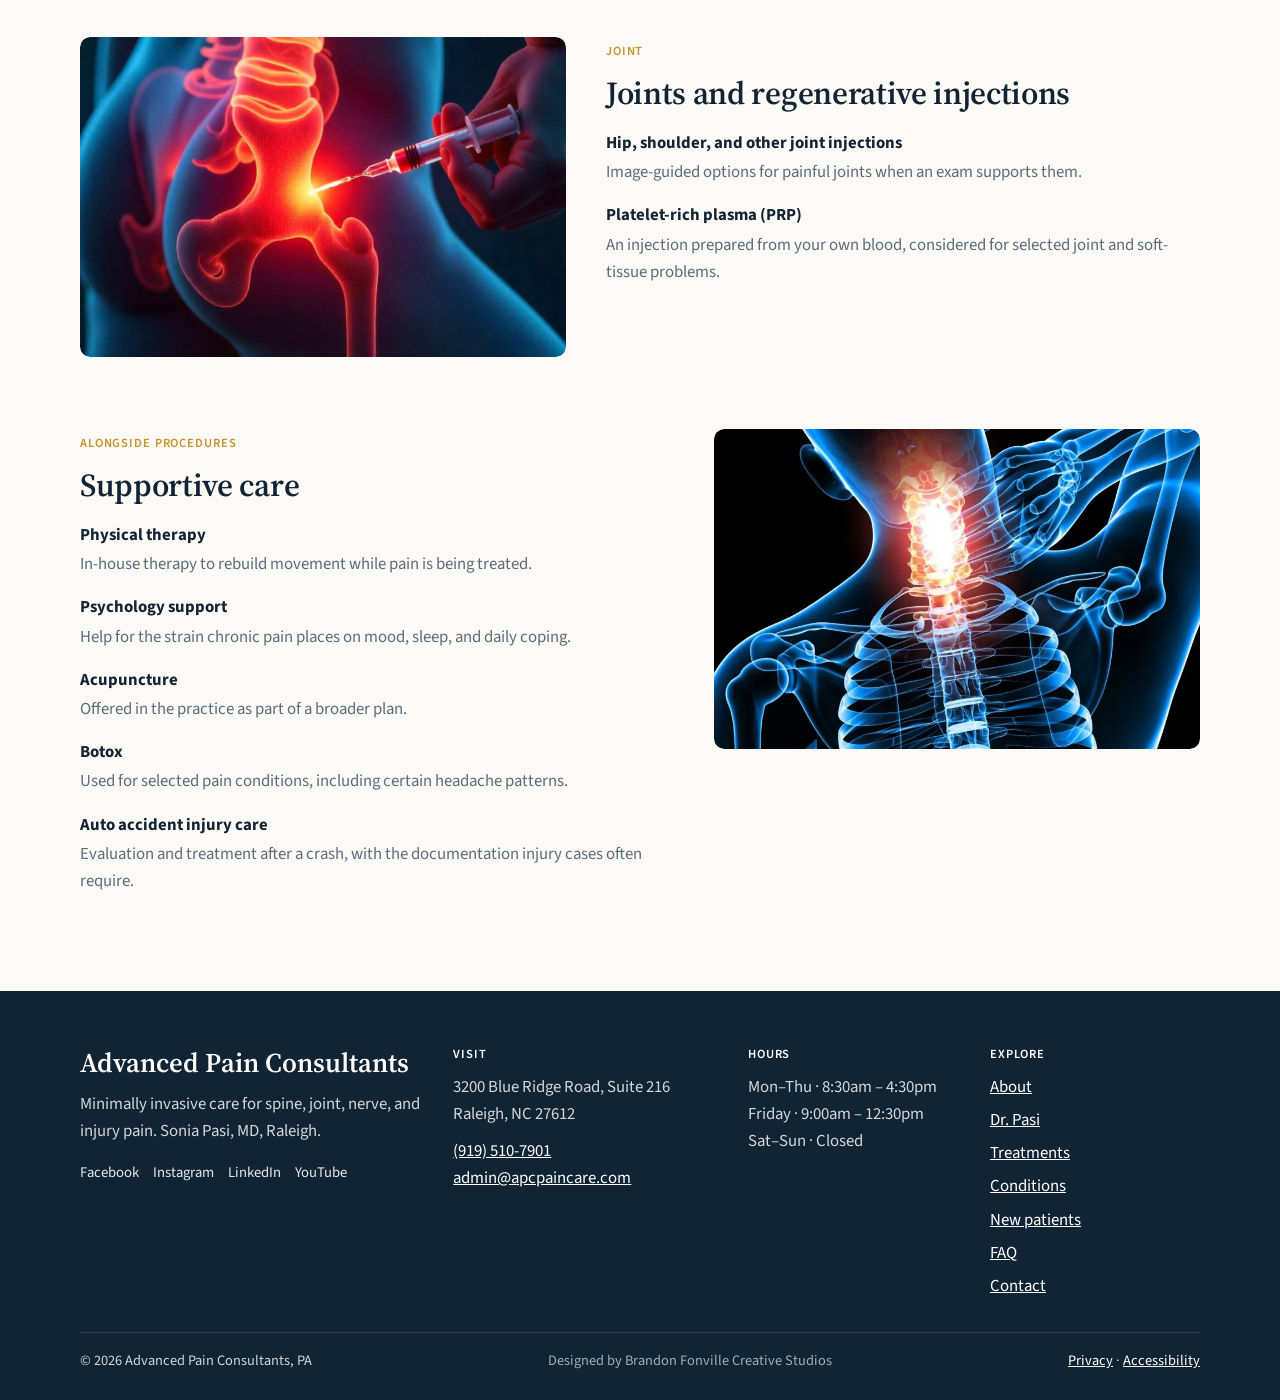
<file: treatments.html>
<!DOCTYPE html>
<html lang="en">
<head>
  <meta charset="utf-8">
  <meta name="viewport" content="width=device-width, initial-scale=1">
  <title>Treatments | Advanced Pain Consultants</title>
  <meta name="description" content="Minimally invasive pain treatments in Raleigh, including epidural injections, nerve blocks, joint injections, spinal cord stimulation, PRP, and supportive care.">
  <meta name="theme-color" content="#14344a">
  <link rel="icon" href="images/favicon.png">
  <link rel="preconnect" href="https://fonts.googleapis.com">
  <link rel="preconnect" href="https://fonts.gstatic.com" crossorigin>
  <link href="https://fonts.googleapis.com/css2?family=Source+Sans+3:wght@400;500;600&family=Source+Serif+4:wght@500;600&display=swap" rel="stylesheet">
  <link rel="stylesheet" href="css/styles.css?v=real-video">
</head>
<body data-page="treatments">
  <a class="skip" href="#main">Skip to content</a>
  <header class="site-header">
    <div class="utility">
      <div class="wrap utility-inner">
        <p class="utility-note">Interventional pain management in Raleigh</p>
        <div class="utility-actions">
          <a class="utility-phone" href="tel:+19195107901">(919) 510-7901</a>
          <a class="utility-book" href="contact.html">Appointments</a>
        </div>
      </div>
    </div>
    <div class="nav-wrap">
      <div class="wrap nav-inner">
        <a class="brand" href="index.html"><img src="images/logo.png" alt="Advanced Pain Consultants"></a>
        <button class="nav-toggle" type="button" aria-expanded="false" aria-controls="site-nav"><span></span><span class="sr-only">Menu</span></button>
        <nav id="site-nav" class="nav" aria-label="Primary">
          <a data-nav="home" href="index.html">Home</a>
          <div class="nav-drop">
            <a data-nav="about" href="about.html">About</a>
            <button class="drop-btn" type="button" aria-expanded="false" aria-label="About menu"></button>
            <div class="drop-panel">
              <a href="about.html">Our practice</a>
              <a href="doctor.html">Dr. Sonia Pasi</a>
            </div>
          </div>
          <div class="nav-drop">
            <a data-nav="new" href="new-patients.html">New Patients</a>
            <button class="drop-btn" type="button" aria-expanded="false" aria-label="New patients menu"></button>
            <div class="drop-panel">
              <a href="new-patients.html">First visit</a>
              <a href="new-patients.html#bring">What to bring</a>
              <a href="new-patients.html#coverage">Insurance and payment</a>
              <a href="https://www.apcpaincare.com/patient-forms/">Patient forms</a>
            </div>
          </div>
          <div class="nav-drop">
            <a data-nav="treatments" href="treatments.html">Treatments</a>
            <button class="drop-btn" type="button" aria-expanded="false" aria-label="Treatments menu"></button>
            <div class="drop-panel">
              <a href="treatments.html">All treatments</a>
              <a href="treatments.html#spine">Spine</a>
              <a href="treatments.html#nerve">Nerve</a>
              <a href="treatments.html#joint">Joint and regenerative</a>
              <a href="treatments.html#support">Supportive care</a>
            </div>
          </div>
          <div class="nav-drop align-end">
            <a data-nav="conditions" href="conditions.html">Conditions</a>
            <button class="drop-btn" type="button" aria-expanded="false" aria-label="Conditions menu"></button>
            <div class="drop-panel">
              <a href="conditions.html">All conditions</a>
              <a href="conditions.html#back">Back and neck</a>
              <a href="conditions.html#nerve">Nerve pain</a>
              <a href="conditions.html#joint">Joint and injury</a>
              <a href="conditions.html#complex">Headache and complex pain</a>
            </div>
          </div>
          <a data-nav="faq" href="faq.html">FAQ</a>
          <a data-nav="contact" href="contact.html">Contact</a>
        </nav>
      </div>
    </div>
  </header>
  <main id="main">

    <section class="page-hero">
      <div class="wrap">
        <p class="eyebrow">Treatments</p>
        <h1>Procedures chosen after the exam, not before it.</h1>
        <p class="lede">These are services the clinic offers for spine, joint, nerve, and injury pain. An evaluation decides what belongs in your plan. This list is not a personal recommendation.</p>
      </div>
    </section>
    <section class="section tight-top">
      <div class="wrap group-stack">
        <article class="group" id="spine">
          <figure class="group-media"><img src="images/spine.jpg" alt="Illustration of a spine beside a prepared syringe"></figure>
          <div class="group-body">
            <p class="eyebrow">Spine</p>
            <h2>Back and neck procedures</h2>
            <ul>
              <li><strong>Epidural steroid injections</strong> Lumbar, cervical, thoracic, and caudal injections, including translaminar and transforaminal approaches.</li>
              <li><strong>Facet injections</strong> Targeted treatment for joints along the spine that can drive neck or back pain.</li>
              <li><strong>Sacroiliac joint injections</strong> Care for pain that centers where the spine meets the pelvis.</li>
              <li><strong>Radiofrequency ablation</strong> A longer-lasting option for certain joint-related spine pain after a successful block.</li>
              <li><strong>Spinal cord stimulators</strong> An implanted option Dr. Pasi may discuss when other care has not been enough. Placement is coordinated with a surgeon when surgery is the right next step.</li>
            </ul>
          </div>
        </article>
        <article class="group reverse" id="nerve">
          <figure class="group-media"><img src="images/nerve.webp" alt=""></figure>
          <div class="group-body">
            <p class="eyebrow">Nerve</p>
            <h2>Blocks, studies, and nerve pain</h2>
            <ul>
              <li><strong>Peripheral nerve blocks</strong> Injections aimed at a specific nerve that is carrying pain.</li>
              <li><strong>Stellate ganglion and lumbar sympathetic blocks</strong> Procedures used for selected nerve-pain syndromes.</li>
              <li><strong>Occipital nerve injections</strong> Treatment directed at nerves that can contribute to headache pain.</li>
              <li><strong>Trigger point injections</strong> Care for tight, painful muscle points.</li>
              <li><strong>EMG and nerve conduction studies</strong> Neurologic testing that helps locate a nerve or muscle problem.</li>
            </ul>
          </div>
        </article>
        <article class="group" id="joint">
          <figure class="group-media"><img src="images/joint.jpg" alt=""></figure>
          <div class="group-body">
            <p class="eyebrow">Joint</p>
            <h2>Joints and regenerative injections</h2>
            <ul>
              <li><strong>Hip, shoulder, and other joint injections</strong> Image-guided options for painful joints when an exam supports them.</li>
              <li><strong>Platelet-rich plasma (PRP)</strong> An injection prepared from your own blood, considered for selected joint and soft-tissue problems.</li>
            </ul>
          </div>
        </article>
        <article class="group reverse" id="support">
          <figure class="group-media"><img src="images/stim.webp" alt=""></figure>
          <div class="group-body">
            <p class="eyebrow">Alongside procedures</p>
            <h2>Supportive care</h2>
            <ul>
              <li><strong>Physical therapy</strong> In-house therapy to rebuild movement while pain is being treated.</li>
              <li><strong>Psychology support</strong> Help for the strain chronic pain places on mood, sleep, and daily coping.</li>
              <li><strong>Acupuncture</strong> Offered in the practice as part of a broader plan.</li>
              <li><strong>Botox</strong> Used for selected pain conditions, including certain headache patterns.</li>
              <li><strong>Auto accident injury care</strong> Evaluation and treatment after a crash, with the documentation injury cases often require.</li>
            </ul>
          </div>
        </article>
      </div>
    </section>

  </main>
  <footer class="site-footer">
    <div class="wrap footer-grid">
      <div>
        <p class="footer-name">Advanced Pain Consultants</p>
        <p>Minimally invasive care for spine, joint, nerve, and injury pain. Sonia Pasi, MD, Raleigh.</p>
        <div class="socials">
          <a href="https://www.facebook.com/advancedpainconsultants/">Facebook</a>
          <a href="https://www.instagram.com/advancedpainconsultants/">Instagram</a>
          <a href="https://www.linkedin.com/company/advanced-pain-consultants/">LinkedIn</a>
          <a href="https://www.youtube.com/@advancedpainconsultants5093">YouTube</a>
        </div>
      </div>
      <div>
        <h2>Visit</h2>
        <address>3200 Blue Ridge Road, Suite 216<br>Raleigh, NC 27612</address>
        <p style="margin-top:10px"><a href="tel:+19195107901">(919) 510-7901</a><br><a href="mailto:admin@apcpaincare.com">admin@apcpaincare.com</a></p>
      </div>
      <div>
        <h2>Hours</h2>
        <p>Mon–Thu · 8:30am – 4:30pm<br>Friday · 9:00am – 12:30pm<br>Sat–Sun · Closed</p>
      </div>
      <div>
        <h2>Explore</h2>
        <ul>
          <li><a href="about.html">About</a></li>
          <li><a href="doctor.html">Dr. Pasi</a></li>
          <li><a href="treatments.html">Treatments</a></li>
          <li><a href="conditions.html">Conditions</a></li>
          <li><a href="new-patients.html">New patients</a></li>
          <li><a href="faq.html">FAQ</a></li>
          <li><a href="contact.html">Contact</a></li>
        </ul>
      </div>
    </div>
    <div class="wrap footer-base">
      <p>© 2026 Advanced Pain Consultants, PA</p>
      <p class="credit">Designed by Brandon Fonville Creative Studios</p>
      <p><a href="https://www.apcpaincare.com/privacy-policy/">Privacy</a> · <a href="https://www.apcpaincare.com/accessibility/">Accessibility</a></p>
    </div>
  </footer>
  <div class="dock">
    <a href="tel:+19195107901">Call</a>
    <a href="contact.html">Book</a>
  </div>
  <script src="js/site.js"></script>
</body>
</html>
</file>
<file: css/styles.css>
:root {
  --blue: #3a7eae;
  --blue-deep: #1a4f73;
  --ink: #122433;
  --hero: #14344a;
  --gold: #d7a441;
  --gold-deep: #c8922a;
  --cream: #f4f1ea;
  --paper: #fbfaf7;
  --white: #ffffff;
  --line: #e4ddd2;
  --muted: #5c6c78;
  --serif: "Source Serif 4", Georgia, serif;
  --sans: "Source Sans 3", system-ui, sans-serif;
  --shadow: 0 18px 40px rgba(18, 36, 51, 0.1);
  --wrap: 1120px;
  --header-offset: 112px;
  --radius: 10px;
}

*,
*::before,
*::after { box-sizing: border-box; }

html { scroll-behavior: smooth; }

body {
  margin: 0;
  color: var(--ink);
  background: var(--paper);
  font-family: var(--sans);
  font-size: 1.05rem;
  line-height: 1.62;
  font-weight: 400;
}

body.nav-open { overflow: hidden; }

img { max-width: 100%; display: block; }

a { color: inherit; }

button, input, select, textarea { font: inherit; color: inherit; }

h1, h2, h3, h4 {
  font-family: var(--serif);
  font-weight: 600;
  letter-spacing: -0.01em;
  line-height: 1.16;
  margin: 0;
}

p { margin: 0; }

.wrap {
  width: min(var(--wrap), calc(100% - 40px));
  margin-inline: auto;
}

.sr-only {
  position: absolute;
  width: 1px;
  height: 1px;
  padding: 0;
  margin: -1px;
  overflow: hidden;
  clip: rect(0, 0, 0, 0);
  border: 0;
}

.skip {
  position: absolute;
  left: 16px;
  top: -40px;
  background: var(--gold);
  color: var(--ink);
  padding: 8px 12px;
  z-index: 80;
  border-radius: 6px;
}

.skip:focus { top: 12px; }

.eyebrow {
  margin: 0 0 14px;
  color: var(--gold-deep);
  font-size: 0.78rem;
  font-weight: 600;
  letter-spacing: 0.07em;
  text-transform: uppercase;
}

.eyebrow.light { color: #f0d48a; }

.lede {
  color: var(--muted);
  font-size: 1.12rem;
  line-height: 1.6;
  max-width: 40rem;
}

.text-link {
  display: inline-flex;
  align-items: center;
  margin-top: 22px;
  color: var(--blue-deep);
  font-weight: 600;
  text-decoration: none;
  border-bottom: 1px solid currentColor;
  padding-bottom: 2px;
}

.text-link:hover { color: var(--ink); }

/* Header */

.site-header {
  position: sticky;
  top: 0;
  z-index: 50;
  background: rgba(255, 255, 255, 0.96);
  backdrop-filter: blur(10px);
  border-bottom: 1px solid rgba(228, 221, 210, 0.85);
}

.utility {
  background: var(--hero);
  color: #f7f4ee;
  font-size: 0.9rem;
}

.utility-inner,
.nav-inner,
.utility-actions,
.nav {
  display: flex;
  align-items: center;
}

.utility-inner {
  justify-content: space-between;
  min-height: 38px;
  gap: 16px;
}

.utility-note { margin: 0; opacity: 0.78; }

.utility-actions { gap: 16px; }

.utility-phone {
  display: inline-flex;
  align-items: center;
  gap: 8px;
  text-decoration: none;
  font-weight: 500;
}

.utility-book {
  background: var(--gold);
  color: var(--ink);
  text-decoration: none;
  font-weight: 600;
  letter-spacing: 0.02em;
  font-size: 0.82rem;
  padding: 6px 12px;
  border-radius: 6px;
}

.nav-wrap { background: transparent; }

.nav-inner {
  justify-content: space-between;
  min-height: 74px;
  gap: 20px;
}

.brand img { height: 58px; width: auto; }

.nav { gap: 2px; }

.nav > a,
.nav-drop > a {
  text-decoration: none;
  font-size: 0.95rem;
  font-weight: 500;
  letter-spacing: 0.01em;
  color: #2a3d4c;
  padding: 8px 10px;
  border-radius: 6px;
}

.nav > a:hover,
.nav-drop > a:hover,
body[data-page="home"] .nav a[data-nav="home"],
body[data-page="about"] .nav a[data-nav="about"],
body[data-page="doctor"] .nav a[data-nav="about"],
body[data-page="new"] .nav a[data-nav="new"],
body[data-page="treatments"] .nav a[data-nav="treatments"],
body[data-page="conditions"] .nav a[data-nav="conditions"],
body[data-page="faq"] .nav a[data-nav="faq"],
body[data-page="contact"] .nav a[data-nav="contact"] {
  color: var(--blue-deep);
}

.nav-drop {
  position: relative;
  display: flex;
  align-items: center;
}

.drop-btn {
  width: 22px;
  height: 22px;
  border: 0;
  background: transparent;
  cursor: pointer;
  border-radius: 4px;
  position: relative;
}

.drop-btn::before {
  content: "";
  position: absolute;
  inset: 7px 5px 8px;
  border-right: 1.6px solid currentColor;
  border-bottom: 1.6px solid currentColor;
  transform: rotate(45deg);
}

.drop-panel {
  position: absolute;
  top: calc(100% + 4px);
  left: 0;
  min-width: 220px;
  padding: 8px;
  background: var(--white);
  border: 1px solid var(--line);
  border-radius: 8px;
  box-shadow: var(--shadow);
  display: grid;
  opacity: 0;
  visibility: hidden;
  transform: translateY(4px);
  transition: opacity 0.18s ease, transform 0.18s ease, visibility 0.18s;
  z-index: 5;
}

.align-end .drop-panel { left: auto; right: 0; }

.drop-panel a {
  text-decoration: none;
  padding: 9px 11px;
  border-radius: 6px;
  font-size: 0.95rem;
}

.drop-panel a:hover { background: var(--cream); }

.nav-drop:hover .drop-panel,
.nav-drop:focus-within .drop-panel,
.nav-drop.is-open .drop-panel {
  opacity: 1;
  visibility: visible;
  transform: none;
}

.nav-toggle {
  display: none;
  width: 44px;
  height: 44px;
  border-radius: 8px;
  border: 1px solid var(--line);
  background: var(--white);
  cursor: pointer;
  position: relative;
}

.nav-toggle span,
.nav-toggle span::before,
.nav-toggle span::after {
  display: block;
  width: 18px;
  height: 1.6px;
  background: var(--ink);
  position: absolute;
  left: 12px;
}

.nav-toggle span { top: 21px; }
.nav-toggle span::before { content: ""; top: -6px; }
.nav-toggle span::after { content: ""; top: 6px; }

/* Hero — full-bleed video */

.hero {
  position: relative;
  display: grid;
  align-items: center;
  min-height: min(88vh, 820px);
  background: var(--hero);
  color: white;
  overflow: hidden;
}

.hero-video .hero-media {
  position: absolute;
  inset: 0;
  z-index: 0;
}

.hero-video-el {
  width: 100%;
  height: 100%;
  object-fit: cover;
  object-position: 58% center;
  display: block;
  transform: none;
  animation: none;
}

.hero-scrim {
  position: absolute;
  inset: 0;
  z-index: 1;
  background:
    linear-gradient(105deg, rgba(16, 34, 48, 0.68) 0%, rgba(16, 34, 48, 0.42) 42%, rgba(16, 34, 48, 0.18) 72%, rgba(16, 34, 48, 0.12) 100%),
    linear-gradient(180deg, rgba(16, 34, 48, 0.2) 0%, transparent 45%, rgba(16, 34, 48, 0.32) 100%);
  pointer-events: none;
}

.hero-copy {
  position: relative;
  z-index: 2;
  width: min(38rem, calc(100% - 40px));
  margin-left: max(20px, calc((100vw - var(--wrap)) / 2));
  padding: 88px 0 92px;
  display: flex;
  flex-direction: column;
  justify-content: center;
}

.hero h1 {
  font-size: clamp(2.85rem, 5vw, 4.6rem);
  font-weight: 500;
  max-width: 11ch;
  color: white;
  line-height: 1.12;
  text-shadow: 0 2px 28px rgba(16, 34, 48, 0.35);
}

.hero-copy .lede {
  color: rgba(255, 255, 255, 0.9);
  margin-top: 20px;
  max-width: 34rem;
  text-shadow: 0 1px 18px rgba(16, 34, 48, 0.35);
}

.hero-actions {
  display: flex;
  flex-wrap: wrap;
  gap: 12px;
  margin-top: 30px;
}

.hero-meta {
  margin-top: 28px;
  color: rgba(255, 255, 255, 0.72);
  font-size: 0.92rem;
  max-width: 34rem;
  line-height: 1.5;
}

/* Anatomy map (conditions) */

.anatomy-section {
  padding-top: 24px;
  padding-bottom: 48px;
}

.anatomy-map {
  display: grid;
  grid-template-columns: 0.95fr 1.05fr;
  gap: 40px;
  align-items: center;
}

.anatomy-copy h2 {
  font-size: clamp(2rem, 3.4vw, 3rem);
  color: var(--ink);
  max-width: 14ch;
}

.anatomy-copy .lede { margin-top: 16px; }

.anatomy-links {
  list-style: none;
  margin: 24px 0 0;
  padding: 0;
  display: grid;
  gap: 10px;
}

.anatomy-links a {
  color: var(--blue-deep);
  font-weight: 500;
  text-decoration: none;
  border-bottom: 1px solid transparent;
}

.anatomy-links a:hover { border-bottom-color: currentColor; }

.anatomy-stage {
  background: var(--hero);
  border-radius: 12px;
  padding: 28px 18px 20px;
  display: flex;
  flex-direction: column;
  align-items: center;
  gap: 14px;
}

.skel-frame {
  position: relative;
  height: min(560px, 70vw);
  aspect-ratio: 720 / 1280;
  flex: 0 1 340px;
  width: auto;
}

.skel-frame img {
  width: 100%;
  height: 100%;
  object-fit: contain;
  filter: drop-shadow(0 18px 28px rgba(0, 0, 0, 0.28));
}

.pain-mark {
  position: absolute;
  left: var(--x);
  top: var(--y);
  width: 16px;
  height: 16px;
  translate: -50% -50%;
}

.pain-mark::before,
.pain-mark::after {
  content: "";
  position: absolute;
  inset: 0;
  border-radius: 50%;
  animation-delay: var(--d, 0s);
}

.pain-mark::before {
  border: 1.5px solid #f0c56a;
  animation: pain-ring 2.8s ease-out infinite;
}

.pain-mark::after {
  inset: 4px;
  background: #f2c86e;
  box-shadow: 0 0 10px rgba(242, 200, 110, 0.85);
  animation: pain-core 2.8s ease-in-out infinite;
}

.pain-label {
  position: absolute;
  z-index: 2;
  top: var(--y);
  right: 86%;
  translate: 0 -50%;
  color: rgba(255, 255, 255, 0.9);
  font-family: var(--sans);
  font-size: 0.72rem;
  font-weight: 500;
  letter-spacing: 0.07em;
  text-transform: uppercase;
  white-space: nowrap;
}

.skel-key {
  display: none;
  flex-wrap: wrap;
  justify-content: center;
  gap: 8px 16px;
  margin: 0;
  padding: 0;
  list-style: none;
  color: rgba(255, 255, 255, 0.86);
  font-family: var(--sans);
  font-size: 0.72rem;
  font-weight: 500;
  letter-spacing: 0.07em;
  text-transform: uppercase;
}

.skel-key li { display: inline-flex; align-items: center; gap: 7px; }
.skel-key li::before {
  content: "";
  width: 7px;
  height: 7px;
  border-radius: 50%;
  background: var(--gold);
}

.pain-label::before {
  content: "";
  display: inline-block;
  width: 7px;
  height: 7px;
  margin-right: 8px;
  border-radius: 50%;
  background: var(--gold);
  box-shadow: 0 0 0 3px rgba(215, 164, 65, 0.2);
  translate: 0 1px;
}

@keyframes pain-ring {
  0% { transform: scale(0.65); opacity: 0.9; }
  100% { transform: scale(2.7); opacity: 0; }
}

@keyframes pain-core {
  0%, 100% { transform: scale(1); }
  45% { transform: scale(1.45); }
}

.btn {
  display: inline-flex;
  align-items: center;
  justify-content: center;
  gap: 8px;
  text-align: center;
  text-decoration: none;
  border-radius: 7px;
  padding: 13px 20px;
  font-weight: 600;
  line-height: 1;
  border: 1px solid transparent;
  cursor: pointer;
  transition: background 0.15s ease, border-color 0.15s ease, color 0.15s ease;
}

.btn-gold { background: var(--gold); color: var(--ink); }
.btn-gold:hover { background: #e3b65a; }

.btn-dark {
  background: transparent;
  color: var(--blue-deep);
  border-color: rgba(26, 79, 115, 0.35);
  font-weight: 500;
}
.btn-dark:hover {
  background: rgba(26, 79, 115, 0.06);
  border-color: var(--blue-deep);
}

.btn-ghost {
  background: transparent;
  color: white;
  border-color: rgba(255, 255, 255, 0.35);
  font-weight: 500;
}

.btn-ghost:hover { border-color: rgba(255, 255, 255, 0.7); }

.btn-line {
  background: transparent;
  color: var(--blue-deep);
  border-color: transparent;
  border-bottom: 1px solid currentColor;
  border-radius: 0;
  padding: 4px 0;
}

.btn-line:hover { color: var(--ink); }

/* Sections */

.section { padding: 96px 0; }
.section.tight-top { padding-top: 48px; }
.section.cream { background: var(--cream); }

.section-head {
  display: flex;
  justify-content: space-between;
  align-items: flex-end;
  gap: 28px;
  margin-bottom: 40px;
}

.section-head.stack-head {
  display: grid;
  gap: 0;
  margin-bottom: 36px;
  max-width: 36rem;
}

.section-head.split-head {
  display: grid;
  grid-template-columns: 1.1fr 0.9fr;
  gap: 28px;
  align-items: end;
}

.section-head > .btn {
  flex: 0 0 auto;
  align-self: center;
  white-space: nowrap;
}

.section-head h2.line {
  font-size: clamp(1.55rem, 2.05vw + 0.45rem, 2.35rem);
  white-space: nowrap;
}

.section-head h2,
.page-hero h1,
.split h2,
.expect-banner h2,
.cta h2,
.entry-intro h2,
.treatment-board-copy h2,
.visit-copy h2 {
  font-size: clamp(2rem, 3.6vw, 3.15rem);
}

.section-head p { max-width: 34rem; color: var(--muted); }
.section-head.split-head > p { max-width: none; margin: 0; }

.doctor {
  display: grid;
  grid-template-columns: 1.15fr 0.85fr;
  gap: 64px;
  align-items: center;
}

.doctor h2 { font-size: clamp(2.5rem, 4vw, 3.7rem); color: var(--blue-deep); }

.role {
  color: var(--blue);
  font-weight: 600;
  margin: 10px 0 18px;
}

.doctor .prose p + p { margin-top: 14px; }

.checks {
  list-style: none;
  padding: 0;
  margin: 26px 0 0;
  display: grid;
  gap: 12px;
  max-width: 36rem;
}

.checks li {
  display: grid;
  grid-template-columns: 18px 1fr;
  gap: 12px;
  align-items: start;
  padding-top: 2px;
}

.checks li::before {
  content: "";
  width: 7px;
  height: 7px;
  margin-top: 0.55em;
  border-radius: 50%;
  background: var(--gold-deep);
}

.portrait {
  border-radius: 12px;
  overflow: hidden;
  background: var(--cream);
  box-shadow: var(--shadow);
}

.portrait img {
  width: 100%;
  height: 560px;
  object-fit: cover;
  object-position: center 20%;
}

/* Entry paths */

.entry-split {
  display: grid;
  grid-template-columns: 0.95fr 1.05fr;
  gap: 56px;
  align-items: start;
}

.entry-intro .lede { margin-top: 16px; }

.entry-list {
  display: grid;
  gap: 0;
  border-top: 1px solid var(--line);
}

.entry-row {
  display: grid;
  grid-template-columns: 120px 1fr;
  gap: 20px;
  align-items: center;
  padding: 22px 0;
  border-bottom: 1px solid var(--line);
  text-decoration: none;
  color: inherit;
}

.entry-row img {
  width: 120px;
  height: 88px;
  object-fit: cover;
  border-radius: 8px;
}

.entry-row h3 {
  font-size: 1.45rem;
  margin-bottom: 6px;
}

.entry-row p { color: var(--muted); }

.entry-row:hover h3 { color: var(--blue-deep); }

/* Treatment board */

.treatment-board {
  display: grid;
  grid-template-columns: 0.95fr 1.05fr;
  gap: 56px;
  align-items: start;
}

.treatment-board-copy .lede { margin-top: 16px; }

.treatment-list {
  display: grid;
  border-top: 1px solid var(--line);
}

.treatment-list a {
  display: grid;
  grid-template-columns: 7.5rem 1fr;
  gap: 18px;
  padding: 22px 0;
  border-bottom: 1px solid var(--line);
  text-decoration: none;
  color: inherit;
}

.treatment-list a:hover .t-name { color: var(--blue-deep); }

.t-name {
  font-family: var(--serif);
  font-size: 1.35rem;
  font-weight: 600;
}

.t-desc { color: var(--muted); padding-top: 0.35rem; }

/* Expect / steps */

.expect-banner {
  position: relative;
  min-height: 420px;
  display: flex;
  align-items: center;
  color: white;
  overflow: hidden;
}

.expect-banner img {
  position: absolute;
  inset: 0;
  width: 100%;
  height: 100%;
  object-fit: cover;
}

.expect-banner::after {
  content: "";
  position: absolute;
  inset: 0;
  background: linear-gradient(90deg, rgba(16, 34, 48, 0.86), rgba(16, 34, 48, 0.48));
}

.expect-banner .wrap { position: relative; z-index: 1; padding: 72px 0 88px; }
.expect-banner .wrap h2,
.expect-banner .lede { max-width: 38rem; }
.expect-banner .lede { color: rgba(255,255,255,0.88); margin: 16px 0 24px; }

.step-rail,
.steps {
  display: grid;
  gap: 0;
  margin-top: -48px;
  position: relative;
  z-index: 2;
  padding-bottom: 8px;
  background: var(--paper);
  border: 1px solid var(--line);
  border-radius: 10px;
  overflow: hidden;
}

.section > .wrap.step-rail,
.section > .wrap.steps {
  margin-top: 0;
  background: transparent;
  border: 0;
  border-radius: 0;
}

.step {
  display: grid;
  grid-template-columns: 4.5rem 1fr;
  gap: 8px 18px;
  padding: 22px 26px;
  border-bottom: 1px solid var(--line);
  background: transparent;
}

.step:last-child { border-bottom: 0; }

.step em {
  font-style: normal;
  font-family: var(--serif);
  color: var(--gold-deep);
  font-size: 1.25rem;
  font-weight: 600;
  line-height: 1.3;
}

.step h3 { margin: 0 0 6px; font-size: 1.25rem; }
.step p, .value p, .group li, .condition p { color: var(--muted); }

/* Quotes */

.quotes { display: grid; gap: 36px; }

.quote-lead {
  max-width: 42rem;
  padding: 0 0 8px;
  border: 0;
  background: transparent;
}

.quote-lead q {
  font-size: clamp(1.45rem, 2.4vw, 1.9rem);
  line-height: 1.35;
}

.quote-grid {
  display: grid;
  grid-template-columns: repeat(2, 1fr);
  gap: 0 40px;
  border-top: 1px solid var(--line);
}

.quote {
  padding: 24px 0;
  border-bottom: 1px solid var(--line);
  background: transparent;
  border-left: 0;
  border-right: 0;
  border-radius: 0;
}

.quote q {
  display: block;
  quotes: none;
  font-family: var(--serif);
  font-size: 1.12rem;
  font-weight: 500;
  line-height: 1.4;
  color: var(--ink);
}

.quote footer {
  margin-top: 14px;
  color: var(--muted);
  font-size: 0.9rem;
}

/* Visit */

.visit {
  display: grid;
  grid-template-columns: 0.9fr 1.1fr;
  gap: 36px;
  align-items: stretch;
}

.visit-copy,
.side-panel,
.info-card {
  padding: 8px 8px 8px 0;
}

.side-panel,
.info-card {
  padding: 28px;
  background: var(--white);
  border: 1px solid var(--line);
  border-radius: 10px;
}

.visit-copy { padding: 8px 12px 8px 0; }

.visit-address { margin-top: 14px; }

.hours {
  display: grid;
  gap: 8px;
  margin: 20px 0;
}

.hours div, .hours-inline {
  display: flex;
  justify-content: space-between;
  gap: 16px;
  border-bottom: 1px solid var(--line);
  padding-bottom: 8px;
}

.hours dt { font-weight: 600; }
.hours dd { margin: 0; color: var(--muted); }

.map {
  min-height: 360px;
  border: 0;
  width: 100%;
  height: 100%;
  border-radius: 10px;
  background: var(--cream);
}

.logos {
  display: flex;
  flex-wrap: wrap;
  gap: 18px;
  align-items: center;
  margin-top: 20px;
}

.logos img {
  height: 48px;
  width: auto;
  background: white;
  border-radius: 6px;
  padding: 6px 10px;
  border: 1px solid var(--line);
}

.coverage-list,
.pills {
  display: grid;
  grid-template-columns: repeat(3, minmax(0, 1fr));
  gap: 0;
  margin-top: 24px;
  padding: 0;
  list-style: none;
  border-top: 1px solid var(--line);
}

.coverage-list li,
.pills span,
.pills a {
  padding: 14px 0;
  border-bottom: 1px solid var(--line);
  color: var(--ink);
  font-size: 0.98rem;
  text-decoration: none;
  background: transparent;
  border-radius: 0;
}

.cta {
  background: var(--hero);
  color: white;
  border-radius: 12px;
  padding: 44px 48px;
  display: flex;
  justify-content: space-between;
  align-items: center;
  gap: 24px;
}

.cta p { color: rgba(255,255,255,0.8); margin-top: 10px; max-width: 38rem; }

.site-footer {
  background: #102433;
  color: rgba(255,255,255,0.82);
  padding: 56px 0 28px;
  margin-top: 0;
}

.footer-grid {
  display: grid;
  grid-template-columns: 1.3fr 1fr 0.8fr 0.8fr;
  gap: 32px;
}

.footer-name {
  font-family: var(--serif);
  font-size: 1.7rem;
  font-weight: 600;
  color: white;
  line-height: 1.15;
  margin-bottom: 12px;
}

.site-footer h2 {
  color: white;
  font-family: var(--sans);
  font-size: 0.78rem;
  letter-spacing: 0.07em;
  text-transform: uppercase;
  font-weight: 600;
  margin-bottom: 12px;
}

.site-footer a { color: white; }
.site-footer ul { list-style: none; margin: 0; padding: 0; display: grid; gap: 6px; }
.site-footer address { font-style: normal; }

.socials { display: flex; flex-wrap: wrap; gap: 14px; margin-top: 16px; }
.socials a { text-decoration: none; font-size: 0.92rem; opacity: 0.9; }

.footer-base {
  display: flex;
  justify-content: space-between;
  align-items: center;
  gap: 16px;
  border-top: 1px solid rgba(255,255,255,0.12);
  margin-top: 32px;
  padding-top: 16px;
  font-size: 0.9rem;
}

.footer-base .credit {
  color: rgba(255, 255, 255, 0.62);
  text-align: center;
}

.dock {
  display: none;
  position: fixed;
  left: 12px;
  right: 12px;
  bottom: 12px;
  z-index: 45;
  background: var(--ink);
  color: white;
  border-radius: 10px;
  padding: 6px;
  grid-template-columns: 1fr 1fr;
  gap: 6px;
  box-shadow: var(--shadow);
}

.dock a {
  text-align: center;
  text-decoration: none;
  padding: 12px;
  border-radius: 7px;
  font-weight: 600;
}

.dock a:last-child { background: var(--gold); color: var(--ink); }

/* Interior */

.page-hero { padding: 72px 0 28px; }

.page-hero h1 { max-width: 18ch; }

.page-hero .lede { margin-top: 18px; }

.split {
  display: grid;
  grid-template-columns: 1.1fr 0.9fr;
  gap: 56px;
  align-items: center;
}

.frame {
  border-radius: 10px;
  overflow: hidden;
}

.frame img { width: 100%; height: 460px; object-fit: cover; }

.values {
  display: grid;
  grid-template-columns: repeat(2, 1fr);
  gap: 0 48px;
  border-top: 1px solid var(--line);
}

.value {
  padding: 26px 0;
  border-bottom: 1px solid var(--line);
  background: transparent;
  border-left: 0;
  border-right: 0;
  border-radius: 0;
}

.value h3 { font-size: 1.3rem; margin-bottom: 8px; }

.group-stack {
  display: grid;
  gap: 72px;
}

.group {
  display: grid;
  grid-template-columns: 0.9fr 1.1fr;
  gap: 40px;
  align-items: start;
  padding: 0;
  background: transparent;
  border: 0;
  border-radius: 0;
}

.group.reverse { grid-template-columns: 1.1fr 0.9fr; }
.group.reverse .group-media { order: 2; }
.group.reverse .group-body { order: 1; }

.group-media {
  margin: 0;
  border-radius: 10px;
  overflow: hidden;
  background: var(--cream);
}

.group-media img,
.group img {
  height: 320px;
  width: 100%;
  object-fit: cover;
  border-radius: 10px;
}

.group-body { padding: 4px 0 0; }
.group h2 { font-size: clamp(1.7rem, 2.5vw, 2.2rem); margin: 8px 0 18px; }
.group ul { margin: 0; padding: 0; list-style: none; display: grid; gap: 16px; }
.group li strong { display: block; color: var(--ink); margin-bottom: 2px; }

.condition-list,
.condition-grid {
  display: grid;
  grid-template-columns: 1fr 1fr;
  gap: 0 40px;
  border-top: 1px solid var(--line);
}

.condition {
  padding: 22px 0;
  background: transparent;
  border: 0;
  border-bottom: 1px solid var(--line);
  border-radius: 0;
}

.condition h3 { font-size: 1.2rem; margin-bottom: 8px; }

.faq-list {
  display: grid;
  gap: 0;
  max-width: 46rem;
  border-top: 1px solid var(--line);
}

.faq-item {
  padding: 0;
  background: transparent;
  border: 0;
  border-bottom: 1px solid var(--line);
  border-radius: 0;
}

.faq-item summary {
  cursor: pointer;
  padding: 18px 0;
  font-weight: 600;
  list-style: none;
}

.faq-item summary::-webkit-details-marker { display: none; }

.faq-item summary::after {
  content: "+";
  float: right;
  color: var(--gold-deep);
  font-family: var(--serif);
  font-size: 1.35rem;
  line-height: 1;
}

.faq-item[open] summary::after { content: "–"; }
.faq-item p { padding: 0 0 18px; color: var(--muted); }

.form { display: grid; gap: 14px; }

label { display: grid; gap: 6px; font-weight: 500; font-size: 0.95rem; }

input, select, textarea {
  width: 100%;
  border: 1px solid #d7d0c4;
  background: white;
  border-radius: 8px;
  padding: 12px 14px;
}

textarea { min-height: 120px; resize: vertical; }

.form-row { display: grid; grid-template-columns: 1fr 1fr; gap: 14px; }

.note {
  background: #f8f1e2;
  border-radius: 8px;
  padding: 12px 14px;
  color: var(--ink);
  font-size: 0.95rem;
}

.contact-grid {
  display: grid;
  grid-template-columns: 0.85fr 1.15fr;
  gap: 28px;
}

.bring { columns: 2; margin: 8px 0 0; padding-left: 18px; }
.bring li { break-inside: avoid; margin: 0 0 6px; }

:focus-visible {
  outline: 3px solid var(--gold);
  outline-offset: 2px;
}

@media (max-width: 980px) {
  .utility-note { display: none; }
  .nav-toggle { display: inline-block; }
  .nav {
    position: fixed;
    top: 112px;
    right: 0;
    bottom: 0;
    left: 0;
    background: var(--paper);
    display: flex;
    flex-direction: column;
    align-items: stretch;
    padding: 16px 18px 100px;
    gap: 4px;
    overflow: auto;
    transform: translateX(100%);
    transition: transform 0.2s ease;
  }
  .nav.is-open { transform: none; }
  .nav-drop { flex-wrap: wrap; }
  .nav-drop > a { flex: 1; }
  .drop-panel {
    position: static;
    opacity: 1;
    visibility: visible;
    transform: none;
    display: none;
    box-shadow: none;
    border: 0;
    min-width: 0;
    width: 100%;
    padding: 0 0 8px 12px;
    background: transparent;
  }
  .nav-drop:hover .drop-panel,
  .nav-drop:focus-within .drop-panel { display: none; }
  .nav-drop.is-open .drop-panel { display: grid; }
  .hero,
  .doctor,
  .entry-split,
  .treatment-board,
  .visit,
  .split,
  .values,
  .group,
  .group.reverse,
  .condition-list,
  .condition-grid,
  .quote-grid,
  .coverage-list,
  .footer-grid,
  .contact-grid,
  .form-row,
  .anatomy-map {
    grid-template-columns: 1fr;
  }
  .group.reverse .group-media,
  .group.reverse .group-body { order: initial; }
  .hero {
    min-height: auto;
  }
  .hero-copy {
    margin-left: auto;
    margin-right: auto;
    padding: 48px 0 72px;
    max-width: none;
  }
  .hero-video-el {
    object-position: 70% center;
  }
  .hero-scrim {
    background:
      linear-gradient(180deg, rgba(16, 34, 48, 0.45) 0%, rgba(16, 34, 48, 0.55) 38%, rgba(16, 34, 48, 0.78) 100%),
      linear-gradient(90deg, rgba(16, 34, 48, 0.4), rgba(16, 34, 48, 0.22));
  }
  .anatomy-stage { padding: 20px 12px 16px; }
  .skel-frame { height: 440px; flex-basis: auto; max-width: 72%; }
  .pain-label { display: none; }
  .skel-key { display: flex; }
  .portrait img, .frame img, .group-media img, .group img { height: 360px; }
  .section { padding: 64px 0; }
  .section-head, .section-head.split-head, .cta, .footer-base { display: grid; grid-template-columns: 1fr; }
  .section-head h2.line { white-space: normal; }
  .section-head > .btn { white-space: nowrap; justify-self: start; }
  .cta { padding: 28px; }
  .step-rail, .steps { margin-top: 18px; }
  .treatment-list a { grid-template-columns: 1fr; gap: 4px; }
  .entry-row { grid-template-columns: 96px 1fr; }
  .bring { columns: 1; }
  .coverage-list, .pills { grid-template-columns: 1fr 1fr; }
}

@media (max-width: 640px) {
  .brand img { height: 48px; }
  .hero h1 { font-size: 2.4rem; }
  .hero-copy { padding-bottom: 96px; }
  .entry-row { grid-template-columns: 1fr; }
  .coverage-list, .pills { grid-template-columns: 1fr; }
  .skel-key {
    gap: 6px 12px;
    font-size: 0.68rem;
    letter-spacing: 0.06em;
    max-width: 100%;
    padding: 0 8px 8px;
  }
  .dock { display: grid; }
  body { padding-bottom: 76px; }
}

@media (prefers-reduced-motion: reduce) {
  html { scroll-behavior: auto; }
  .btn, .nav, .drop-panel { transition: none; }
  .pain-mark::before, .pain-mark::after { animation: none; }
  .hero-video-el {
    display: none;
  }
  .hero-media {
    background: var(--hero) center / cover no-repeat url("../images/hero-clinic.jpg");
  }
}
</file>
